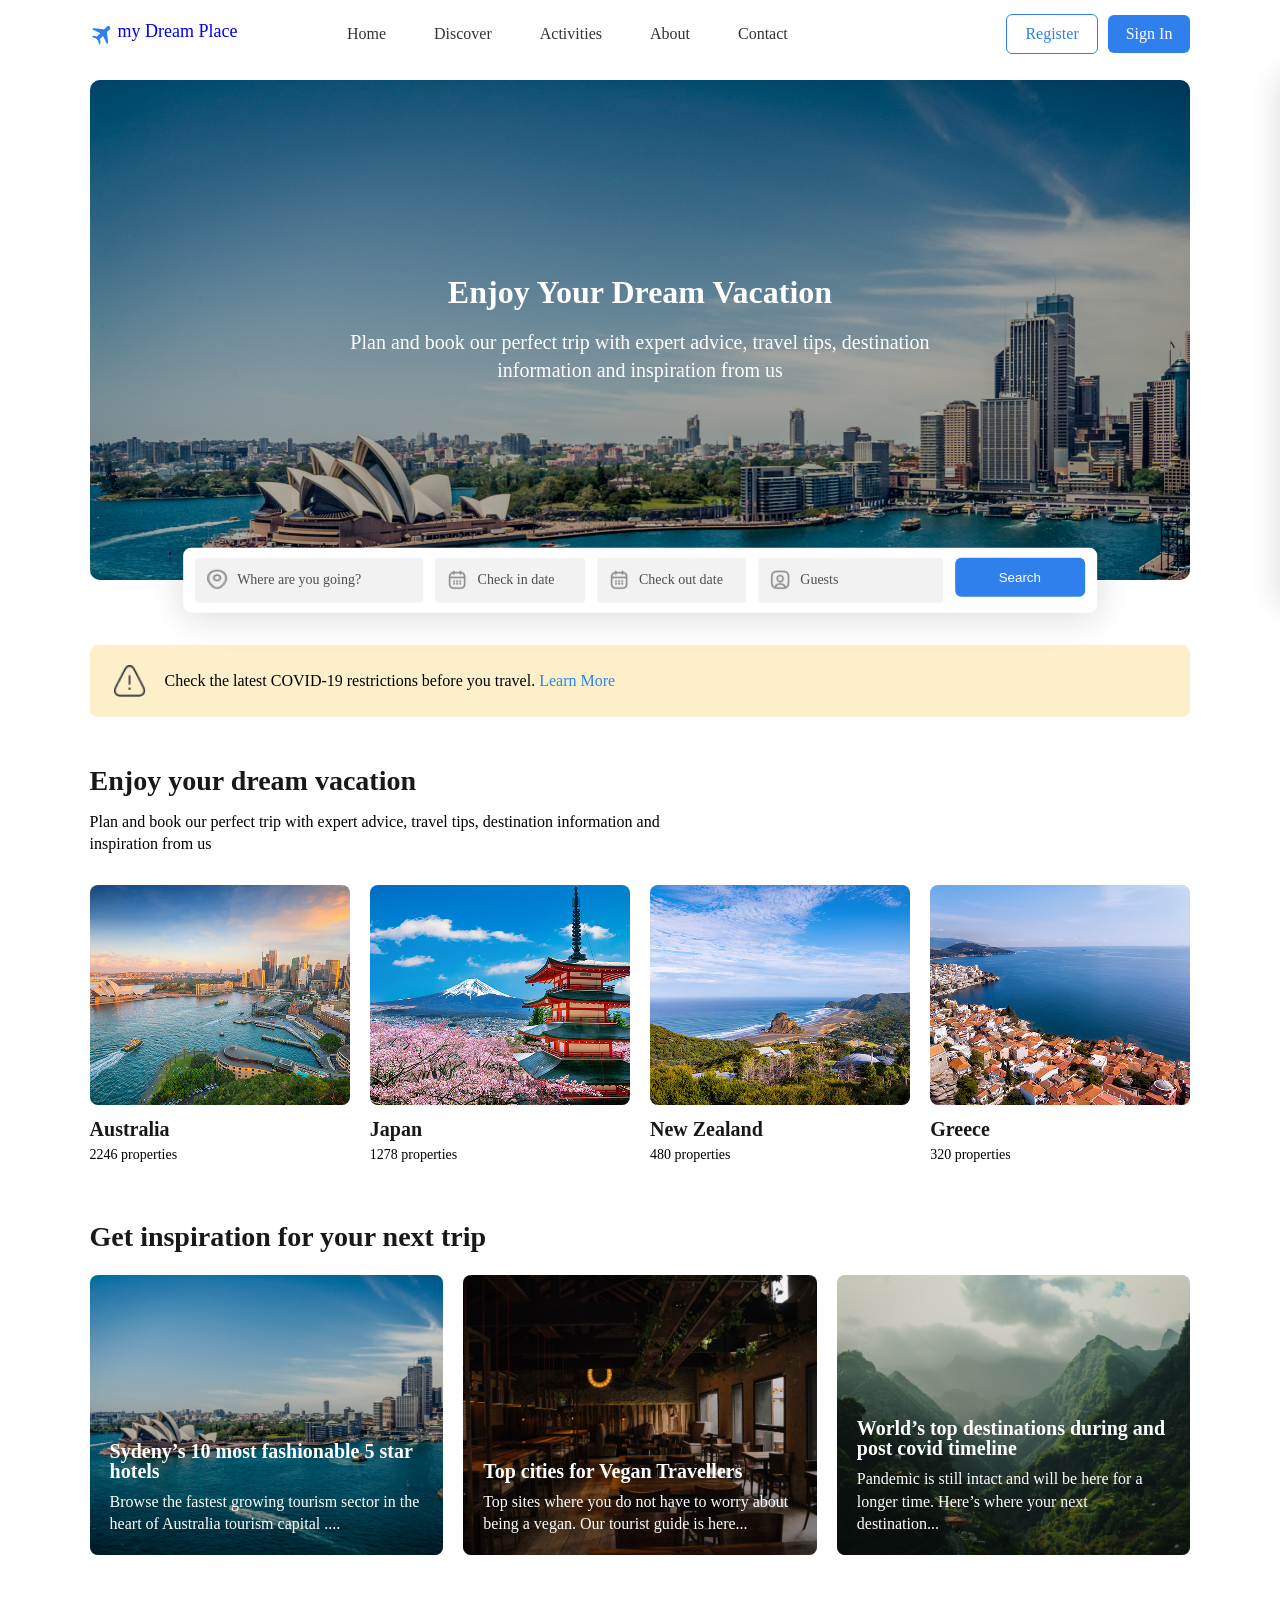
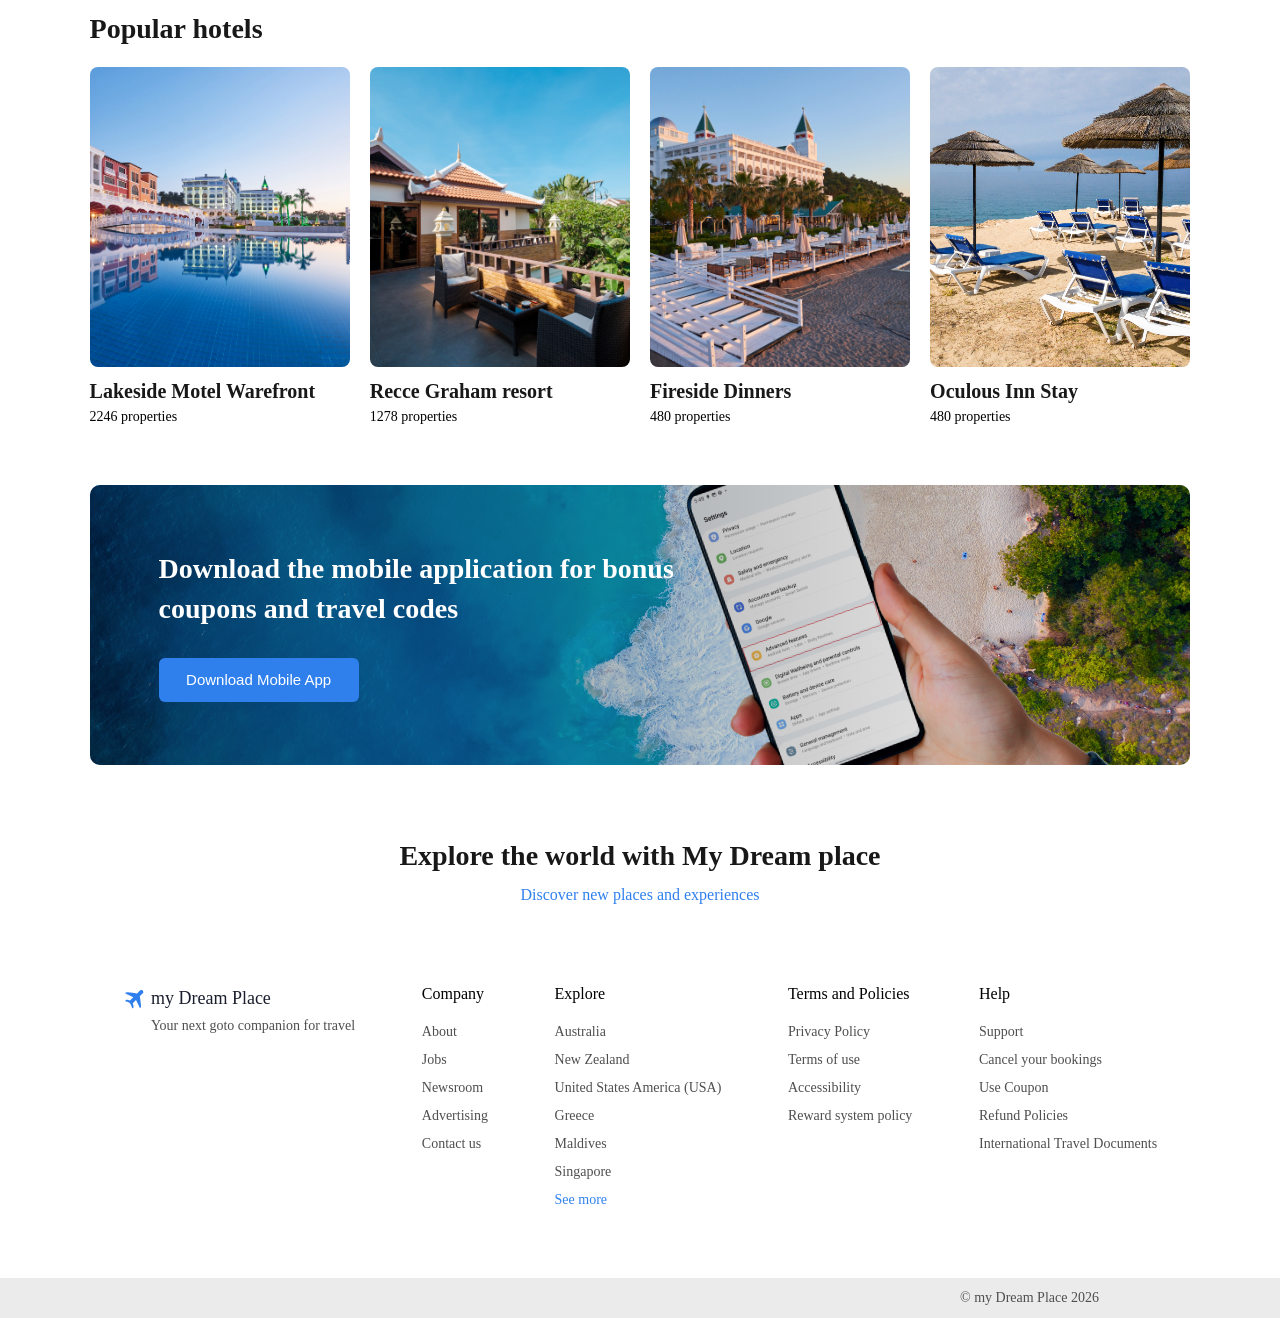
<file: index.html>
<!DOCTYPE html>
<html lang="en">
<head>
    <meta charset="UTF-8">
    <meta name="viewport" content="width=device-width, initial-scale=1.0">
    <!-- fonts -->
    <link href="https://fonts.cdnfonts.com/css/sf-pro-display" rel="stylesheet">
                
    <link rel="stylesheet" href="css/styles.css">
    <title>Homepage</title>
</head>
<body>
<!-- Header -->
<nav class="navbar">
    <div class="nav-content container">
        <a href="index.html" class="brand">
            <img src="res/icon/plane-logo.png" alt="">
            <h3 class="brand-name">my Dream Place</h3>
        </a>
        <div class="nav-menu">
            <ul class="nav-menu-list">
                <li>
                    <a href="index.html">Home</a>
                </li>
                <li>
                    <a href="#">Discover</a> 
                </li>
                <li>
                    <a href="#">Activities</a>
                </li>
                <li>
                    <a href="#">About</a>
                </li>
                <li>
                    <a href="#">Contact</a>
                </li>
            </ul>
        </div>
        <div class="nav-mobile-menu">
            <div class="mobile-menu-toggle">
                <svg xmlns="http://www.w3.org/2000/svg" width="32" height="32" fill="currentColor" class="bi bi-list" viewBox="0 0 16 16">
                    <path fill-rule="evenodd" d="M2.5 12a.5.5 0 0 1 .5-.5h10a.5.5 0 0 1 0 1H3a.5.5 0 0 1-.5-.5m0-4a.5.5 0 0 1 .5-.5h10a.5.5 0 0 1 0 1H3a.5.5 0 0 1-.5-.5m0-4a.5.5 0 0 1 .5-.5h10a.5.5 0 0 1 0 1H3a.5.5 0 0 1-.5-.5"/>
                </svg>
            </div>
            <ul class="nav-menu-list mobile-menu-list">
                <li>
                    <a href="#">Home</a>
                </li>
                <li>
                    <a href="#">Discover</a>
                </li>
                <li>
                    <a href="#">Activities</a>
                </li>
                <li>
                    <a href="#">About</a>
                </li>
                <li>
                    <a href="#">Contact</a>
                </li>
                <li>
                    <div class="nav-buttons">
                        <a href="auth/register.html" class="btn btn-register">
                            <span class="btn-register-text">Register</span>
                        </a>
                        <a href="auth/sign-in.html" class="btn btn-signin">
                            <span class="btn-signin-text">Sign In</span>
                        </a>
                    </div>
                </li>
            </ul>
        </div>
        <div class="nav-buttons">
            <a href="#" class="btn-notification">
                <img src="res/icon/bell.png" alt="">
            </a>
            <a href="#" class="btn-profile">
                <img src="res/img/profile-pic.png" alt="">
            </a>
            <a href="auth/register.html" class="btn btn-register">
                <span class="btn-register-text">Register</span>
                <svg xmlns="http://www.w3.org/2000/svg" width="16" height="16" fill="currentColor" class="btn-register-icon bi bi-box-arrow-in-right" viewBox="0 0 16 16">
                    <path fill-rule="evenodd" d="M6 3.5a.5.5 0 0 1 .5-.5h8a.5.5 0 0 1 .5.5v9a.5.5 0 0 1-.5.5h-8a.5.5 0 0 1-.5-.5v-2a.5.5 0 0 0-1 0v2A1.5 1.5 0 0 0 6.5 14h8a1.5 1.5 0 0 0 1.5-1.5v-9A1.5 1.5 0 0 0 14.5 2h-8A1.5 1.5 0 0 0 5 3.5v2a.5.5 0 0 0 1 0z"/>
                    <path fill-rule="evenodd" d="M11.854 8.354a.5.5 0 0 0 0-.708l-3-3a.5.5 0 1 0-.708.708L10.293 7.5H1.5a.5.5 0 0 0 0 1h8.793l-2.147 2.146a.5.5 0 0 0 .708.708z"/>
                </svg>
            </a>
            <a href="auth/sign-in.html" class="btn btn-signin">
                <span class="btn-signin-text">Sign In</span>
                <svg xmlns="http://www.w3.org/2000/svg" width="16" height="16" fill="currentColor" class="btn-signin-icon bi bi-person-plus-fill" viewBox="0 0 16 16">
                    <path d="M1 14s-1 0-1-1 1-4 6-4 6 3 6 4-1 1-1 1zm5-6a3 3 0 1 0 0-6 3 3 0 0 0 0 6"/>
                    <path fill-rule="evenodd" d="M13.5 5a.5.5 0 0 1 .5.5V7h1.5a.5.5 0 0 1 0 1H14v1.5a.5.5 0 0 1-1 0V8h-1.5a.5.5 0 0 1 0-1H13V5.5a.5.5 0 0 1 .5-.5"/>
                </svg>
            </a>
        </div>
    </div>
</nav>
<!-- Header -->

<!-- Hero -->
<section class="hero container">
    <img src="res/img/hero.jpg" alt="Hero">
    <div class="hero-content">
        <h1>Enjoy Your Dream Vacation</h1>
        <p>Plan and book our perfect trip with expert advice, travel tips, destination information and  inspiration from us</p>
    </div>
</section>
<!-- Hero -->

<!-- Search Bar -->
<div class="container">
    <form action="search.html" class="search-form">
        <div class="search-bar">
            <div class="search-field input-field">
                <div class="placeholder">
                    <img src="res/icon/map-pin.png" alt="">
                    Where are you going?
                </div>
                <input type="search" name="location">
            </div>
            <div class="check-in input-field">
                <div class="placeholder">
                    <img src="res/icon/calendar.png" alt="">
                    Check in date
                </div>
                <input type="date">
            </div>
            <div class="check-out input-field">
                <div class="placeholder">
                    <img src="res/icon/calendar.png" alt="">
                    Check out date
                </div>
                <input type="date">
            </div>
            <div class="guests input-field">
                <div class="placeholder">
                    <img src="res/icon/user.png" alt="">
                    Guests
                </div>
                <input type="number">
            </div>
            <div class="search-submit">
                <input class="btn" type="submit" value="Search">
            </div>
        </div>
    </form>
</div>
<!-- Search Bar -->

<!-- Advisory Banner -->
<div class="container adv-banner">
    <img src="res/icon/warning.png" alt="warning Icon">
    <span class="adv-banner-msg">
        Check the latest COVID-19 restrictions before you travel. <a href="#">Learn More</a>
    </span>
</div>
<!-- Advisory Banner -->

<!-- Introduction -->
<section class="introduction container">
    <h2 class="section-title">
        Enjoy your dream vacation
    </h2>
    <p class="intro-body">
        Plan and book our perfect trip with expert advice, travel tips, destination information and  inspiration from us
    </p>
</section>
<!-- Introduction -->

<!-- Popular Destinations -->
<section class="popular-dest container">
    <div class="cards popular-dest-cards">
        <div class="col">
            <div class="card dest-card">
                <img src="res/img/australia.png" alt="">
            </div>
            <h4 class="dest-name">Australia</h4>
            <small class="dest-info">2246 properties</small>
        </div>
        <div class="col">
            <div class="card dest-card">
                <img src="res/img/japan.png" alt="">
            </div>
            <h4 class="dest-name">Japan</h4>
            <small class="dest-info">1278 properties</small>
        </div>
        <div class="col">
            <div class="card dest-card">
                <img src="res/img/new-zealand.png" alt="">
            </div>
            <h4 class="dest-name">New Zealand</h4>
            <small class="dest-info">480 properties</small>
        </div>
        <div class="col">
            <div class="card dest-card">
                <img src="res/img/greece.png" alt="">
            </div>
            <h4 class="dest-name">Greece</h4>
            <small class="dest-info">320 properties</small>
        </div>
    </div>
</section>
<!-- Popular Destinations -->

<!-- Travel Inspiration -->
<section class="travel-insp container">
    <h2 class="section-title">
        Get inspiration for your next trip
    </h2>
    <div class="cards travel-insp-cards">
        <div class="card insp-card">
            <img src="res/img/sydney.jpg" alt="">
            <div class="insp-content">
                <h3 class="insp-title">Sydeny’s 10 most fashionable 5 star hotels</h3>
                <p class="insp-info">Browse the fastest growing tourism sector in the heart of Australia tourism capital ....</p>
            </div>
        </div>
        <div class="card insp-card">
            <img src="res/img/restaurant.jpg" alt="">
            <div class="insp-content">
                <h3 class="insp-title">Top cities for Vegan Travellers</h3>
                <p class="insp-info">Top sites where you do not have to worry about being a vegan. Our tourist guide is here...</p>
            </div>
        </div>
        <div class="card insp-card">
            <img src="res/img/mountains.jpg" alt="">
            <div class="insp-content">
                <h3 class="insp-title">World’s top destinations during and post covid timeline</h3>
                <p class="insp-info">Pandemic is still intact and will be here for a longer time. Here’s where your next destination...</p>
            </div>
        </div>
    </div>
</section>
<!-- Travel Inspiration -->

<!-- Popular Hotels -->
<section class="popular-hotels container">
    <h2 class="section-title">
        Popular hotels
    </h2>
    <div class="cards popular-hotels-cards">
        <div class="col">
            <div class="card hotels-card">
                <img src="res/img/lakeside-motel.jpg" alt="">
            </div>
            <h4 class="hotels-name">Lakeside Motel Warefront</h4>
            <small class="hotels-info">2246 properties</small>
        </div>
        <div class="col">
            <div class="card hotels-card">
                <img src="res/img/recce-graham-resort.jpg" alt="">
            </div>
            <h4 class="hotels-name">Recce Graham resort</h4>
            <small class="hotels-info">1278 properties</small>
        </div>
        <div class="col">
            <div class="card hotels-card">
                <img src="res/img/fireside-dinners.jpg" alt="">
            </div>
            <h4 class="hotels-name">Fireside Dinners</h4>
            <small class="hotels-info">480 properties</small>
        </div>
        <div class="col">
            <div class="card hotels-card">
                <img src="res/img/oculous-inn.jpg" alt="">
            </div>
            <h4 class="hotels-name">Oculous Inn Stay</h4>
            <small class="hotels-info">480 properties</small>
        </div>
    </div>
</section>
<!-- Popular Hotels -->

<!-- App Promotion -->
<section class="promotion container">
    <img class="promotion-bg" src="res/img/app-promotion-bg.jpg" alt="">
    <img class="promotion-hand" src="res/img/phone.png" alt="">
    <div class="promotion-content">
        <h1>Download the mobile application for bonus coupons and travel codes</h1>
        <button class="btn-download">Download Mobile App</button>
    </div>
</section>
<!-- App Promotion -->

<!-- Explore CTA -->
<section class="explore container">
    <div class="explore-content">
        <h1>Explore the world with My Dream place</h1>
        <h4>Discover new places and experiences</h4>
    </div>
</section>
<!-- Explore CTA -->

<!-- Footer -->
<footer class="footer container">
    <div class="footer-links">
        <div class="brand-link">
            <h4 class="name">
                <img src="res/icon/plane-logo.png" alt="">
                my Dream Place
            </h4>
            <small>Your next goto companion for travel</small>
        </div>
        <div class="link-category">
            <h4 class="link-category-title">Company</h4>
            <ul class="link-list">
                <li class="link-list-item">
                    <a href="#">About</a>
                </li>
                <li class="link-list-item">
                    <a href="#">Jobs</a>
                </li>
                <li class="link-list-item">
                    <a href="#">Newsroom</a>
                </li>
                <li class="link-list-item">
                    <a href="#">Advertising</a>
                </li>
                <li class="link-list-item">
                    <a href="#">Contact us</a>
                </li>
            </ul>
        </div>

        <div class="link-category">
            <h4 class="link-category-title">Explore</h4>
            <ul class="link-list">
                <li class="link-list-item">
                    <a href="#">Australia</a>
                </li>
                <li class="link-list-item">
                    <a href="#">New Zealand</a>
                </li>
                <li class="link-list-item">
                    <a href="#">United States America (USA)</a>
                </li>
                <li class="link-list-item">
                    <a href="#">Greece</a>
                </li>
                <li class="link-list-item">
                    <a href="#">Maldives</a>
                </li>
                <li class="link-list-item">
                    <a href="#">Singapore</a>
                </li>
                <li class="link-list-item link-see-more">
                    <a href="#">See more</a>
                </li>
            </ul>
        </div>

        <div class="link-category">
            <h4 class="link-category-title">Terms and Policies</h4>
            <ul class="link-list">
                <li class="link-list-item">
                    <a href="#">Privacy Policy</a>
                </li>
                <li class="link-list-item">
                    <a href="#">Terms of use</a>
                </li>
                <li class="link-list-item">
                    <a href="#">Accessibility</a>
                </li>
                <li class="link-list-item">
                    <a href="#">Reward system policy</a>
                </li>
            </ul>
        </div>

        <div class="link-category">
            <h4 class="link-category-title">Help</h4>
            <ul class="link-list">
                <li class="link-list-item">
                    <a href="#">Support</a>
                </li>
                <li class="link-list-item">
                    <a href="#">Cancel your bookings</a>
                </li>
                <li class="link-list-item">
                    <a href="#">Use Coupon</a>
                </li>
                <li class="link-list-item">
                    <a href="#">Refund Policies</a>
                </li>
                <li class="link-list-item">
                    <a href="#">International Travel Documents</a>
                </li>
            </ul>
        </div>
    </div>
</footer>
<!-- Footer -->

<!-- Copyright -->
<section class="copyright">
    <div class="copyright-text">
        <span>&copy; my Dream Place 2026</span>
    </div>
</section>
<!-- Copyright -->


<!-- Scripts -->
<script src="js/script.js"></script>
<!-- Scripts -->
</body>
</html>
</file>
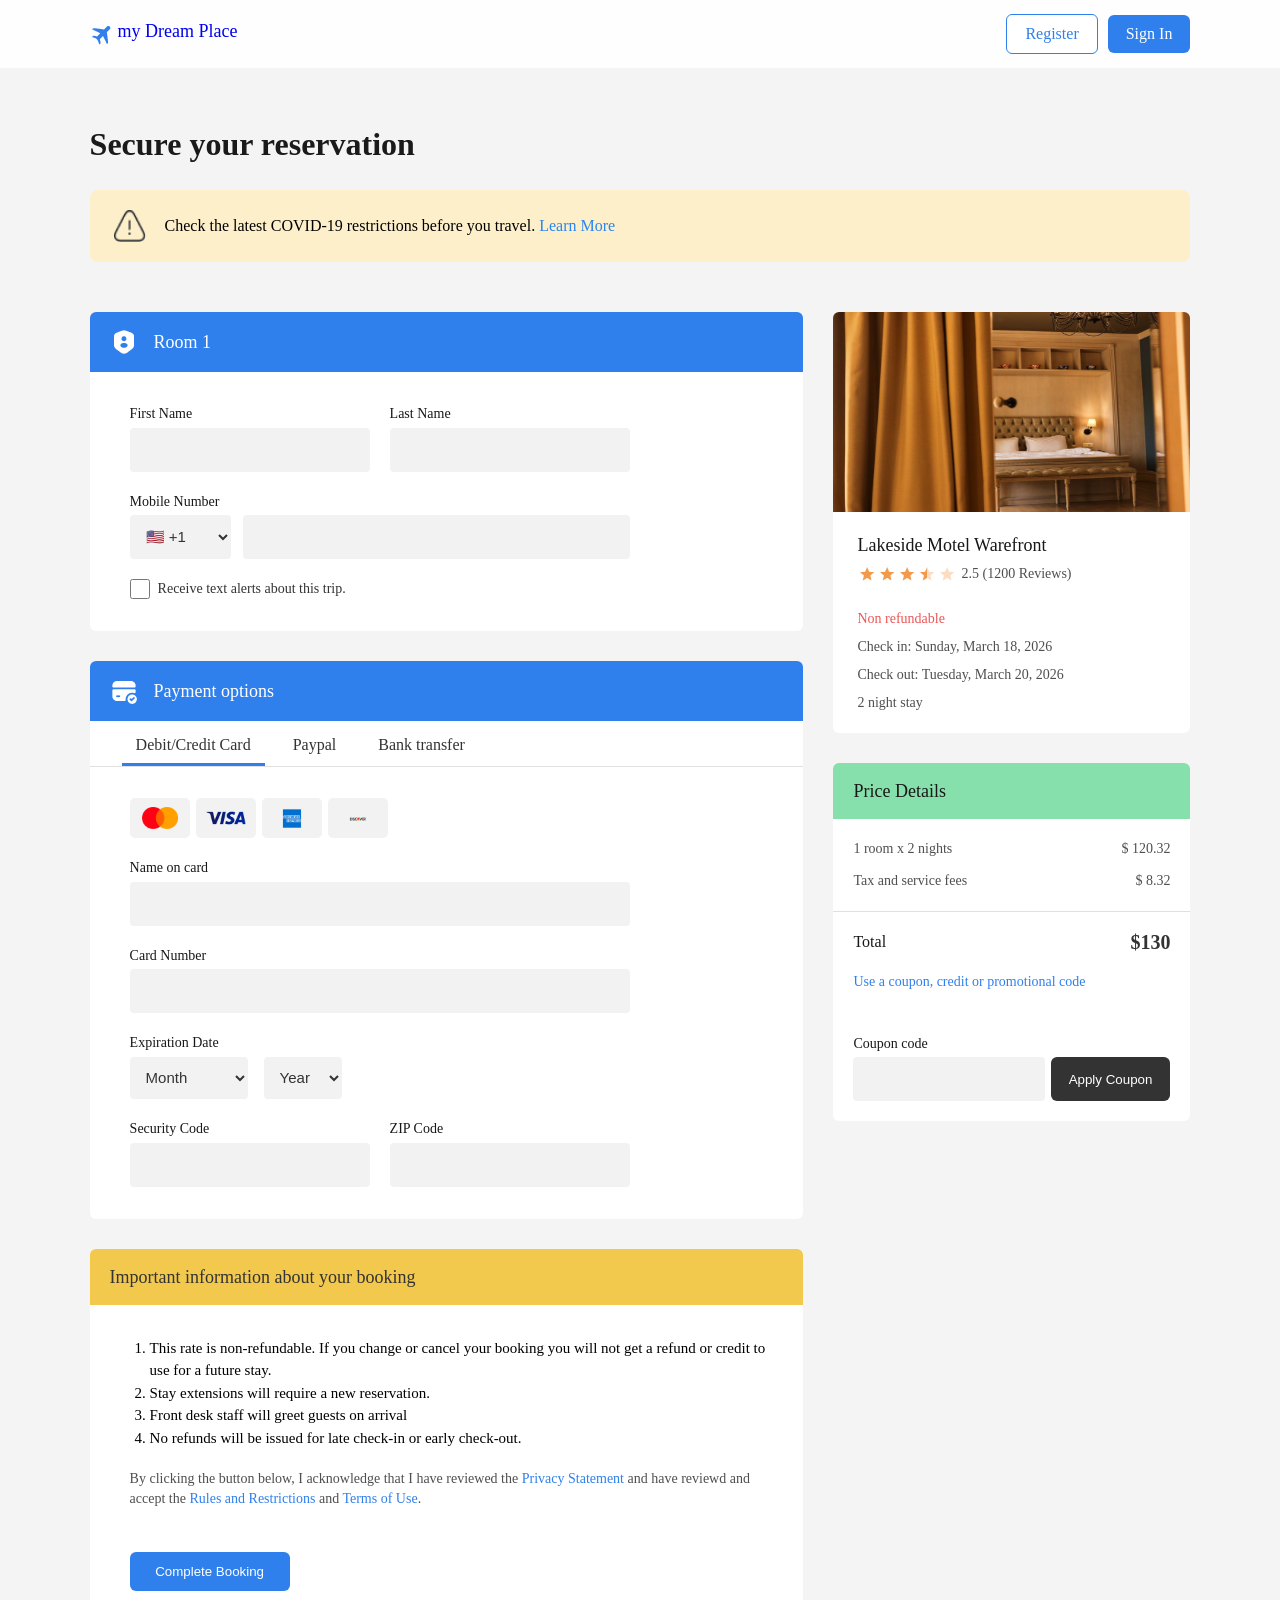
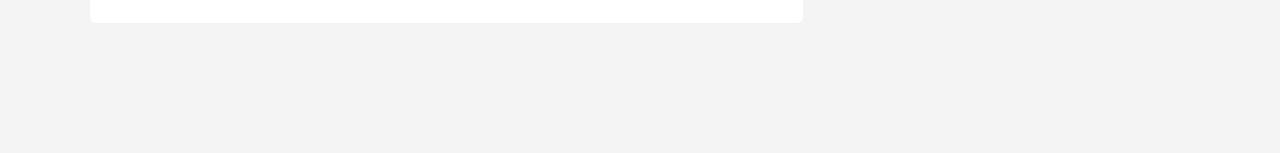
<file: checkout.html>
<!DOCTYPE html>
<html lang="en">
<head>
    <meta charset="UTF-8">
    <meta name="viewport" content="width=device-width, initial-scale=1.0">
    <!-- fonts -->
    <link href="https://fonts.cdnfonts.com/css/sf-pro-display" rel="stylesheet">
                
    <link rel="stylesheet" href="css/styles.css">
    <link rel="stylesheet" href="css/checkout-styles.css">
    <title>Homepage</title>
</head>
<body>

<!-- Header -->
<nav class="navbar">
    <div class="nav-content container">
        <a href="index.html" class="brand">
            <img src="res/icon/plane-logo.png" alt="">
            <h3 class="brand-name">my Dream Place</h3>
        </a>
        <div class="nav-buttons">
            <a href="#" class="btn-notification">
                <img src="res/icon/bell.png" alt="">
            </a>
            <a href="#" class="btn-profile">
                <img src="res/img/profile-pic.png" alt="">
            </a>
            <a href="auth/register.html" class="btn btn-register">
                <span class="btn-register-text">Register</span>
                <svg xmlns="http://www.w3.org/2000/svg" width="16" height="16" fill="currentColor" class="btn-register-icon bi bi-box-arrow-in-right" viewBox="0 0 16 16">
                    <path fill-rule="evenodd" d="M6 3.5a.5.5 0 0 1 .5-.5h8a.5.5 0 0 1 .5.5v9a.5.5 0 0 1-.5.5h-8a.5.5 0 0 1-.5-.5v-2a.5.5 0 0 0-1 0v2A1.5 1.5 0 0 0 6.5 14h8a1.5 1.5 0 0 0 1.5-1.5v-9A1.5 1.5 0 0 0 14.5 2h-8A1.5 1.5 0 0 0 5 3.5v2a.5.5 0 0 0 1 0z"/>
                    <path fill-rule="evenodd" d="M11.854 8.354a.5.5 0 0 0 0-.708l-3-3a.5.5 0 1 0-.708.708L10.293 7.5H1.5a.5.5 0 0 0 0 1h8.793l-2.147 2.146a.5.5 0 0 0 .708.708z"/>
                </svg>
            </a>
            <a href="auth/sign-in.html" class="btn btn-signin">
                <span class="btn-signin-text">Sign In</span>
                <svg xmlns="http://www.w3.org/2000/svg" width="16" height="16" fill="currentColor" class="btn-signin-icon bi bi-person-plus-fill" viewBox="0 0 16 16">
                    <path d="M1 14s-1 0-1-1 1-4 6-4 6 3 6 4-1 1-1 1zm5-6a3 3 0 1 0 0-6 3 3 0 0 0 0 6"/>
                    <path fill-rule="evenodd" d="M13.5 5a.5.5 0 0 1 .5.5V7h1.5a.5.5 0 0 1 0 1H14v1.5a.5.5 0 0 1-1 0V8h-1.5a.5.5 0 0 1 0-1H13V5.5a.5.5 0 0 1 .5-.5"/>
                </svg>
            </a>
        </div>
    </div>
</nav>
<!-- Header -->

<div class="container">
    <h1 class="page-title">Secure your reservation</h1>
</div>

<!-- Advisory Banner -->
<div class="container adv-banner">
    <img src="res/icon/warning.png" alt="warning Icon">
    <span class="adv-banner-msg">
        Check the latest COVID-19 restrictions before you travel. <a href="#">Learn More</a>
    </span>
</div>
<!-- Advisory Banner -->

<!-- Checkout Form -->
<main class="container checkout">
    <div class="checkout-forms">
        <div class="card-form">
            <div class="card-form-header">
                <div class="header-icon">
                    <img src="res/icon/security-user.png" alt="">
                </div>
                <h4 class="header-title">Room 1</h4>
            </div>
            <div class="card-form-body">
                <div class="name-field">
                    <div class="input-group first-name">
                        <label for="first-name">First Name</label>
                        <input type="text">
                    </div>
                    <div class="input-group last-name">
                        <label for="first-name">Last Name</label>
                        <input type="text">
                    </div>
                </div>
                <div class="mobile-number-field">
                    <div class="input-group">
                        <label for="mobile-number">Mobile Number</label>
                        <div class="mobile-number-input">
                            <select name="country-code" id="country-code">
                                <option value="+1">🇺🇸 +1</option>
                                <option value="+44">🇬🇧 +44</option>
                                <option value="+91">🇮🇳 +91</option>
                                <option value="+880">🇧🇩 +880</option>
                                <option value="+92">🇵🇰 +92</option>
                                <option value="+86">🇨🇳 +86</option>
                                <option value="+81">🇯🇵 +81</option>
                                <option value="+82">🇰🇷 +82</option>
                                <option value="+61">🇦🇺 +61</option>
                                <option value="+64">🇳🇿 +64</option>
                                <option value="+971">🇦🇪 +971</option>
                                <option value="+966">🇸🇦 +966</option>
                                <option value="+974">🇶🇦 +974</option>
                                <option value="+965">🇰🇼 +965</option>
                                <option value="+968">🇴🇲 +968</option>
                                <option value="+973">🇧🇭 +973</option>
                                <option value="+49">🇩🇪 +49</option>
                                <option value="+33">🇫🇷 +33</option>
                                <option value="+39">🇮🇹 +39</option>
                                <option value="+34">🇪🇸 +34</option>
                                <option value="+7">🇷🇺 +7</option>
                                <option value="+90">🇹🇷 +90</option>
                                <option value="+65">🇸🇬 +65</option>
                                <option value="+60">🇲🇾 +60</option>
                                <option value="+62">🇮🇩 +62</option>
                                <option value="+66">🇹🇭 +66</option>
                                <option value="+84">🇻🇳 +84</option>
                                <option value="+27">🇿🇦 +27</option>
                                <option value="+234">🇳🇬 +234</option>
                                <option value="+55">🇧🇷 +55</option>
                                <option value="+52">🇲🇽 +52</option>
                            </select>
                            <input type="text">
                        </div>
                    </div>
                </div>
                <div class="receive-alerts">
                    <input type="checkbox" id="receive-alerts">
                    <label for="receive-alerts">Receive text alerts about this trip.</label>
                </div>
            </div>
        </div>
        <div class="card-form">
            <div class="card-form-header">
                <div class="header-icon">
                    <img src="res/icon/card-tick.png" alt="">
                </div>
                <h4 class="header-title">Payment options</h4>
            </div>
            <div class="tabs-bar">
                <ul class="tabs">
                    <li class="tab active">Debit/Credit Card</li>
                    <li class="tab">Paypal</li>
                    <li class="tab">Bank transfer</li>
                </ul>
            </div>
            <div class="card-form-body">
                <div class="card-type">
                    <span class="mastercard">
                        <img src="res/icon/mastercard.png" alt="">
                    </span>
                    <span class="visa">
                        <img src="res/icon/visa.png" alt="">
                    </span>
                    <span class="american-express">
                        <img src="res/icon/american-express.png" alt="">
                    </span>
                    <span class="discover">
                        <img src="res/icon/discover.png" alt="">
                    </span>
                </div>
                <div class="input-group name-on-card">
                    <label for="first-name">Name on card</label>
                    <input type="text">
                </div>
                <div class="input-group card-number">
                    <label for="first-name">Card Number</label>
                    <input type="text">
                </div>
                <div class="expiration-date">
                    <div class="input-group">
                        <label for="first-name">Expiration Date</label>
                        <div class="date">
                            <select>
                                <option value="0">Month</option>
                                <option value="1">January</option>
                                <option value="2">February</option>
                                <option value="3">March</option>
                                <option value="4">April</option>
                                <option value="5">May</option>
                                <option value="6">June</option>
                                <option value="7">July</option>
                                <option value="8">August</option>
                                <option value="9">September</option>
                                <option value="10">October</option>
                                <option value="11">November</option>
                                <option value="12">December</option>
                            </select>
                            <select>
                                <option value="0">Year</option>
                                <option value="2024">2024</option>
                                <option value="2025">2025</option>
                                <option value="2026">2026</option>
                                <option value="2027">2027</option>
                                <option value="2028">2028</option>
                                <option value="2029">2029</option>
                                <option value="2030">2030</option>
                            </select>
                        </div>
                    </div>
                </div>
                <div class="codes">
                    <div class="input-group security-code">
                        <label for="first-name">Security Code</label>
                        <input type="text">
                    </div>
                    <div class="input-group zip-code">
                        <label for="first-name">ZIP Code</label>
                        <input type="text">
                    </div>
                </div>
            </div>
        </div>
        <div class="card-form">
            <div class="card-form-header important-info">
                <h4 class="header-title">Important information about your booking</h4>
            </div>
            <div class="card-form-body important-info-body">
                <ol class="important-info-list">
                    <li><p>This rate is non-refundable. If you change or cancel your booking you will not get a refund or credit to use for a future stay.</p></li>
                    <li><p>Stay extensions will require a new reservation.</p></li>
                    <li><p>Front desk staff will greet guests on arrival</p></li>
                    <li><p>No refunds will be issued for late check-in or early check-out.</p></li>
                </ol>
                <p class="terms-of-use">By clicking the button below, I acknowledge that I have reviewed the <a href="#">Privacy Statement</a> and have reviewd and accept the <a href="#">Rules and Restrictions</a> and <a href="#">Terms of Use</a>.</p>
                <button class="btn btn-booking">Complete Booking</button>
            </div>
        </div>
        <div class="card-form"></div>
        <div class="card-form"></div>
    </div>
    <div class="sidebar">
        <div class="property-card">
            <img src="res/img/properties/p_1010_1.jpg" alt="">
            <div class="card-body">
                <h2 class="property-title">Lakeside Motel Warefront</h2>
                <div class="rating">
                    <div class="stars">
                        <div class="star"><img src="res/icon/star.png" alt=""></div>
                        <div class="star"><img src="res/icon/star.png" alt=""></div>
                        <div class="star"><img src="res/icon/star.png" alt=""></div>
                        <div class="star"><img src="res/icon/star.png" alt=""></div>
                        <div class="star"><img src="res/icon/star.png" alt=""></div>
                    </div>
                    <div class="details">
                        <span class="amount">2.5</span> (<span class="reviews">1200</span> Reviews)
                    </div>
                </div>
                <div class="booking-details">
                    <p class="red-text">Non refundable</p>
                    <p>Check in: Sunday, March 18, 2026</p>
                    <p>Check out: Tuesday, March 20, 2026</p>
                    <p>2 night stay</p>
                </div>
            </div>
        </div>
        <div class="card-form price-details">
            <div class="card-form-header">
                <h4 class="header-title">Price Details</h4>
            </div>
            <div class="card-form-body price-details-body">
                <ul class="price-list">
                    <li class="price-item">
                        <span class="item-name">1 room x 2 nights</span>
                        <span class="item-price">$ 120.32</span>
                    </li>
                    <li class="price-item">
                        <span class="item-name">Tax and service fees</span>
                        <span class="item-price">$ 8.32</span>
                    </li>
                </ul>
            </div>
            <div class="card-form-body price-total-body">
                <div class="total">
                    <span class="total-name">Total</span>
                    <span class="total-price">$130</span>
                </div>
                <p class="coupon-msg">Use a coupon, credit or promotional code</p>
                <div class="input-group">
                    <label for="coupon-code">Coupon code</label>
                    <div class="coupon-input">
                        <input type="text" id="coupon-code">
                        <input type="submit" value="Apply Coupon" class="btn btn-apply-coupon">
                    </div>
                </div>

            </div>
        </div>
    </div>
</main>
<!-- Checkout Form -->

<!-- Booking Succcessful Card -->
<div class="card-overlay hidden">
    <div class="booking-success-card">
      <div class="success-illustration">
        <img src="res/icon/success-icon.png" alt="Booking successful">
      </div>
    
      <div class="success-content">
        <h3>Booking Successful</h3>
    
        <p>
          Congratulations your reservation has been made.
          <br>
          You will be notified 2 days prior the date.
        </p>
      </div>
    
      <div class="success-action">
        <a href="my-trips.html" class="btn" type="button">View Trip</a>
      </div>
    
    </div>
</div>
<!-- Booking Succcessful Card -->

<script src="js/script.js"></script>
<script>
    const bookingButton = document.querySelector('.btn-booking');
    const bookingSuccessCardOverlay = document.querySelector('.card-overlay');

    bookingButton.addEventListener('click', () => {
        bookingSuccessCardOverlay.classList.remove('hidden');
        window.scrollTo({ top: 0, behavior: 'smooth' });
    });
</script>
</body>
</html>
</file>
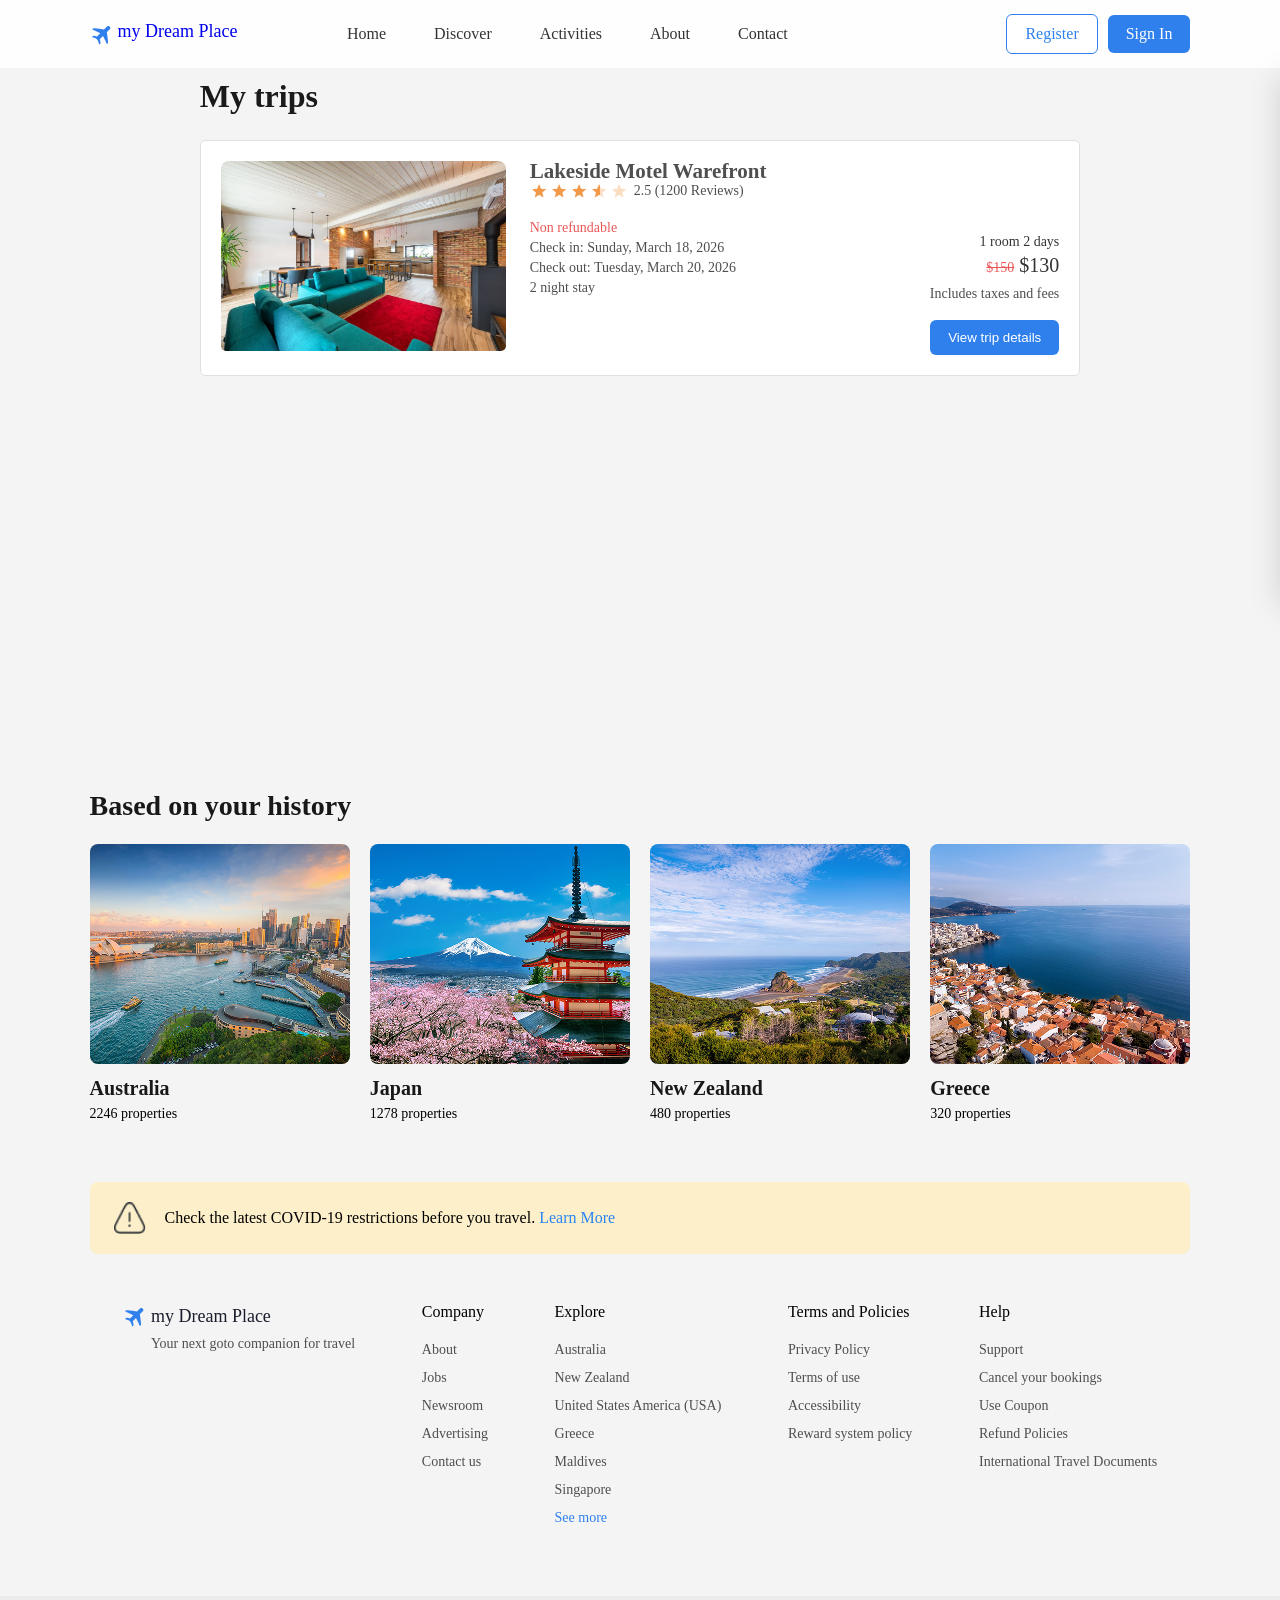
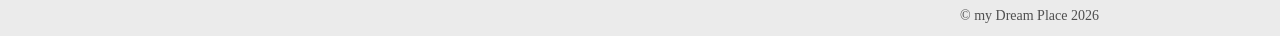
<file: my-trips.html>
<!DOCTYPE html>
<html lang="en">
<head>
    <meta charset="UTF-8">
    <meta name="viewport" content="width=device-width, initial-scale=1.0">
    <!-- fonts -->
    <link href="https://fonts.cdnfonts.com/css/sf-pro-display" rel="stylesheet">
                
    <link rel="stylesheet" href="css/styles.css">
    <link rel="stylesheet" href="css/my-trips-styles.css">
    <title>My Trips</title>
</head>
<body>
<!-- Header -->
<nav class="navbar">
    <div class="nav-content container">
        <a href="index.html" class="brand">
            <img src="res/icon/plane-logo.png" alt="">
            <h3 class="brand-name">my Dream Place</h3>
        </a>
        <div class="nav-menu">
            <ul class="nav-menu-list">
                <li>
                    <a href="index.html">Home</a>
                </li>
                <li>
                    <a href="#">Discover</a> 
                </li>
                <li>
                    <a href="#">Activities</a>
                </li>
                <li>
                    <a href="#">About</a>
                </li>
                <li>
                    <a href="#">Contact</a>
                </li>
            </ul>
        </div>
        <div class="nav-mobile-menu">
            <div class="mobile-menu-toggle">
                <svg xmlns="http://www.w3.org/2000/svg" width="32" height="32" fill="currentColor" class="bi bi-list" viewBox="0 0 16 16">
                    <path fill-rule="evenodd" d="M2.5 12a.5.5 0 0 1 .5-.5h10a.5.5 0 0 1 0 1H3a.5.5 0 0 1-.5-.5m0-4a.5.5 0 0 1 .5-.5h10a.5.5 0 0 1 0 1H3a.5.5 0 0 1-.5-.5m0-4a.5.5 0 0 1 .5-.5h10a.5.5 0 0 1 0 1H3a.5.5 0 0 1-.5-.5"/>
                </svg>
            </div>
            <ul class="nav-menu-list mobile-menu-list">
                <li>
                    <a href="#">Home</a>
                </li>
                <li>
                    <a href="#">Discover</a>
                </li>
                <li>
                    <a href="#">Activities</a>
                </li>
                <li>
                    <a href="#">About</a>
                </li>
                <li>
                    <a href="#">Contact</a>
                </li>
                <li>
                    <div class="nav-buttons">
                        <a href="auth/register.html" class="btn btn-register">
                            <span class="btn-register-text">Register</span>
                        </a>
                        <a href="auth/sign-in.html" class="btn btn-signin">
                            <span class="btn-signin-text">Sign In</span>
                        </a>
                    </div>
                </li>
            </ul>
        </div>
        <div class="nav-buttons">
            <a href="#" class="btn-notification">
                <img src="res/icon/bell.png" alt="">
            </a>
            <a href="#" class="btn-profile">
                <img src="res/img/profile-pic.png" alt="">
            </a>
            <a href="auth/register.html" class="btn btn-register">
                <span class="btn-register-text">Register</span>
                <svg xmlns="http://www.w3.org/2000/svg" width="16" height="16" fill="currentColor" class="btn-register-icon bi bi-box-arrow-in-right" viewBox="0 0 16 16">
                    <path fill-rule="evenodd" d="M6 3.5a.5.5 0 0 1 .5-.5h8a.5.5 0 0 1 .5.5v9a.5.5 0 0 1-.5.5h-8a.5.5 0 0 1-.5-.5v-2a.5.5 0 0 0-1 0v2A1.5 1.5 0 0 0 6.5 14h8a1.5 1.5 0 0 0 1.5-1.5v-9A1.5 1.5 0 0 0 14.5 2h-8A1.5 1.5 0 0 0 5 3.5v2a.5.5 0 0 0 1 0z"/>
                    <path fill-rule="evenodd" d="M11.854 8.354a.5.5 0 0 0 0-.708l-3-3a.5.5 0 1 0-.708.708L10.293 7.5H1.5a.5.5 0 0 0 0 1h8.793l-2.147 2.146a.5.5 0 0 0 .708.708z"/>
                </svg>
            </a>
            <a href="auth/sign-in.html" class="btn btn-signin">
                <span class="btn-signin-text">Sign In</span>
                <svg xmlns="http://www.w3.org/2000/svg" width="16" height="16" fill="currentColor" class="btn-signin-icon bi bi-person-plus-fill" viewBox="0 0 16 16">
                    <path d="M1 14s-1 0-1-1 1-4 6-4 6 3 6 4-1 1-1 1zm5-6a3 3 0 1 0 0-6 3 3 0 0 0 0 6"/>
                    <path fill-rule="evenodd" d="M13.5 5a.5.5 0 0 1 .5.5V7h1.5a.5.5 0 0 1 0 1H14v1.5a.5.5 0 0 1-1 0V8h-1.5a.5.5 0 0 1 0-1H13V5.5a.5.5 0 0 1 .5-.5"/>
                </svg>
            </a>
        </div>
    </div>
</nav>
<!-- Header -->

<!-- My Trips -->
<section class="my-trips container">
    <div class="trips">
        <h1 class="section-title">My trips</h1>
        <div class="trip">
            <div class="trip-img">
                <div class="card">
                    <img src="res/img/properties/p_1004_1.jpg" alt="">
                </div>
            </div>
            <div class="trip-info">
                <div class="left-side">
                    <h2 class="property-title">Lakeside Motel Warefront</h2>
                    <div class="rating">
                        <div class="stars">
                            <div class="star"><img src="res/icon/star.png" alt=""></div>
                            <div class="star"><img src="res/icon/star.png" alt=""></div>
                            <div class="star"><img src="res/icon/star.png" alt=""></div>
                            <div class="star"><img src="res/icon/star.png" alt=""></div>
                            <div class="star"><img src="res/icon/star.png" alt=""></div>
                        </div>
                        <div class="details">
                            <span class="amount">2.5</span> (<span class="reviews">1200</span> Reviews)
                        </div>
                    </div>
                    <div class="booking-details">
                        <p class="red-text">Non refundable</p>
                        <p>Check in: Sunday, March 18, 2026</p>
                        <p>Check out: Tuesday, March 20, 2026</p>
                        <p>2 night stay</p>
                    </div>
                </div>
                <div class="right-side">
                    <p class="details">1 room 2 days</p>
                    <div class="amount">
                        <s class="prev-amount">$150</s>
                        <span class="current-amount">$130</span>
                    </div>
                    <p class="tax-msg">Includes taxes and fees</p>
                    <button class="btn btn-details">View trip details</button>
                </div>
            </div>
        </div>
    </div>
</section>
<!-- My Trips -->

<!-- History -->
<section class="history-dest container">
    <h2 class="section-title">Based on your history</h2>
    <div class="cards history-dest-cards">
        <div class="col">
            <div class="card dest-card">
                <img src="res/img/australia.png" alt="">
            </div>
            <h4 class="dest-name">Australia</h4>
            <small class="dest-info">2246 properties</small>
        </div>
        <div class="col">
            <div class="card dest-card">
                <img src="res/img/japan.png" alt="">
            </div>
            <h4 class="dest-name">Japan</h4>
            <small class="dest-info">1278 properties</small>
        </div>
        <div class="col">
            <div class="card dest-card">
                <img src="res/img/new-zealand.png" alt="">
            </div>
            <h4 class="dest-name">New Zealand</h4>
            <small class="dest-info">480 properties</small>
        </div>
        <div class="col">
            <div class="card dest-card">
                <img src="res/img/greece.png" alt="">
            </div>
            <h4 class="dest-name">Greece</h4>
            <small class="dest-info">320 properties</small>
        </div>
    </div>
</section>
<!-- History -->

<!-- Advisory Banner -->
<div class="container adv-banner">
    <img src="res/icon/warning.png" alt="warning Icon">
    <span class="adv-banner-msg">
        Check the latest COVID-19 restrictions before you travel. <a href="#">Learn More</a>
    </span>
</div>
<!-- Advisory Banner -->

<!-- Footer -->
<footer class="footer container">
    <div class="footer-links">
        <div class="brand-link">
            <h4 class="name">
                <img src="res/icon/plane-logo.png" alt="">
                my Dream Place
            </h4>
            <small>Your next goto companion for travel</small>
        </div>
        <div class="link-category">
            <h4 class="link-category-title">Company</h4>
            <ul class="link-list">
                <li class="link-list-item">
                    <a href="#">About</a>
                </li>
                <li class="link-list-item">
                    <a href="#">Jobs</a>
                </li>
                <li class="link-list-item">
                    <a href="#">Newsroom</a>
                </li>
                <li class="link-list-item">
                    <a href="#">Advertising</a>
                </li>
                <li class="link-list-item">
                    <a href="#">Contact us</a>
                </li>
            </ul>
        </div>

        <div class="link-category">
            <h4 class="link-category-title">Explore</h4>
            <ul class="link-list">
                <li class="link-list-item">
                    <a href="#">Australia</a>
                </li>
                <li class="link-list-item">
                    <a href="#">New Zealand</a>
                </li>
                <li class="link-list-item">
                    <a href="#">United States America (USA)</a>
                </li>
                <li class="link-list-item">
                    <a href="#">Greece</a>
                </li>
                <li class="link-list-item">
                    <a href="#">Maldives</a>
                </li>
                <li class="link-list-item">
                    <a href="#">Singapore</a>
                </li>
                <li class="link-list-item link-see-more">
                    <a href="#">See more</a>
                </li>
            </ul>
        </div>

        <div class="link-category">
            <h4 class="link-category-title">Terms and Policies</h4>
            <ul class="link-list">
                <li class="link-list-item">
                    <a href="#">Privacy Policy</a>
                </li>
                <li class="link-list-item">
                    <a href="#">Terms of use</a>
                </li>
                <li class="link-list-item">
                    <a href="#">Accessibility</a>
                </li>
                <li class="link-list-item">
                    <a href="#">Reward system policy</a>
                </li>
            </ul>
        </div>

        <div class="link-category">
            <h4 class="link-category-title">Help</h4>
            <ul class="link-list">
                <li class="link-list-item">
                    <a href="#">Support</a>
                </li>
                <li class="link-list-item">
                    <a href="#">Cancel your bookings</a>
                </li>
                <li class="link-list-item">
                    <a href="#">Use Coupon</a>
                </li>
                <li class="link-list-item">
                    <a href="#">Refund Policies</a>
                </li>
                <li class="link-list-item">
                    <a href="#">International Travel Documents</a>
                </li>
            </ul>
        </div>
    </div>
</footer>
<!-- Footer -->

<!-- Copyright -->
<section class="copyright">
    <div class="copyright-text">
        <span>&copy; my Dream Place 2026</span>
    </div>
</section>
<!-- Copyright -->


<!-- Scripts -->
<script src="js/script.js"></script>
<!-- Scripts -->

</body>
</html>
</file>
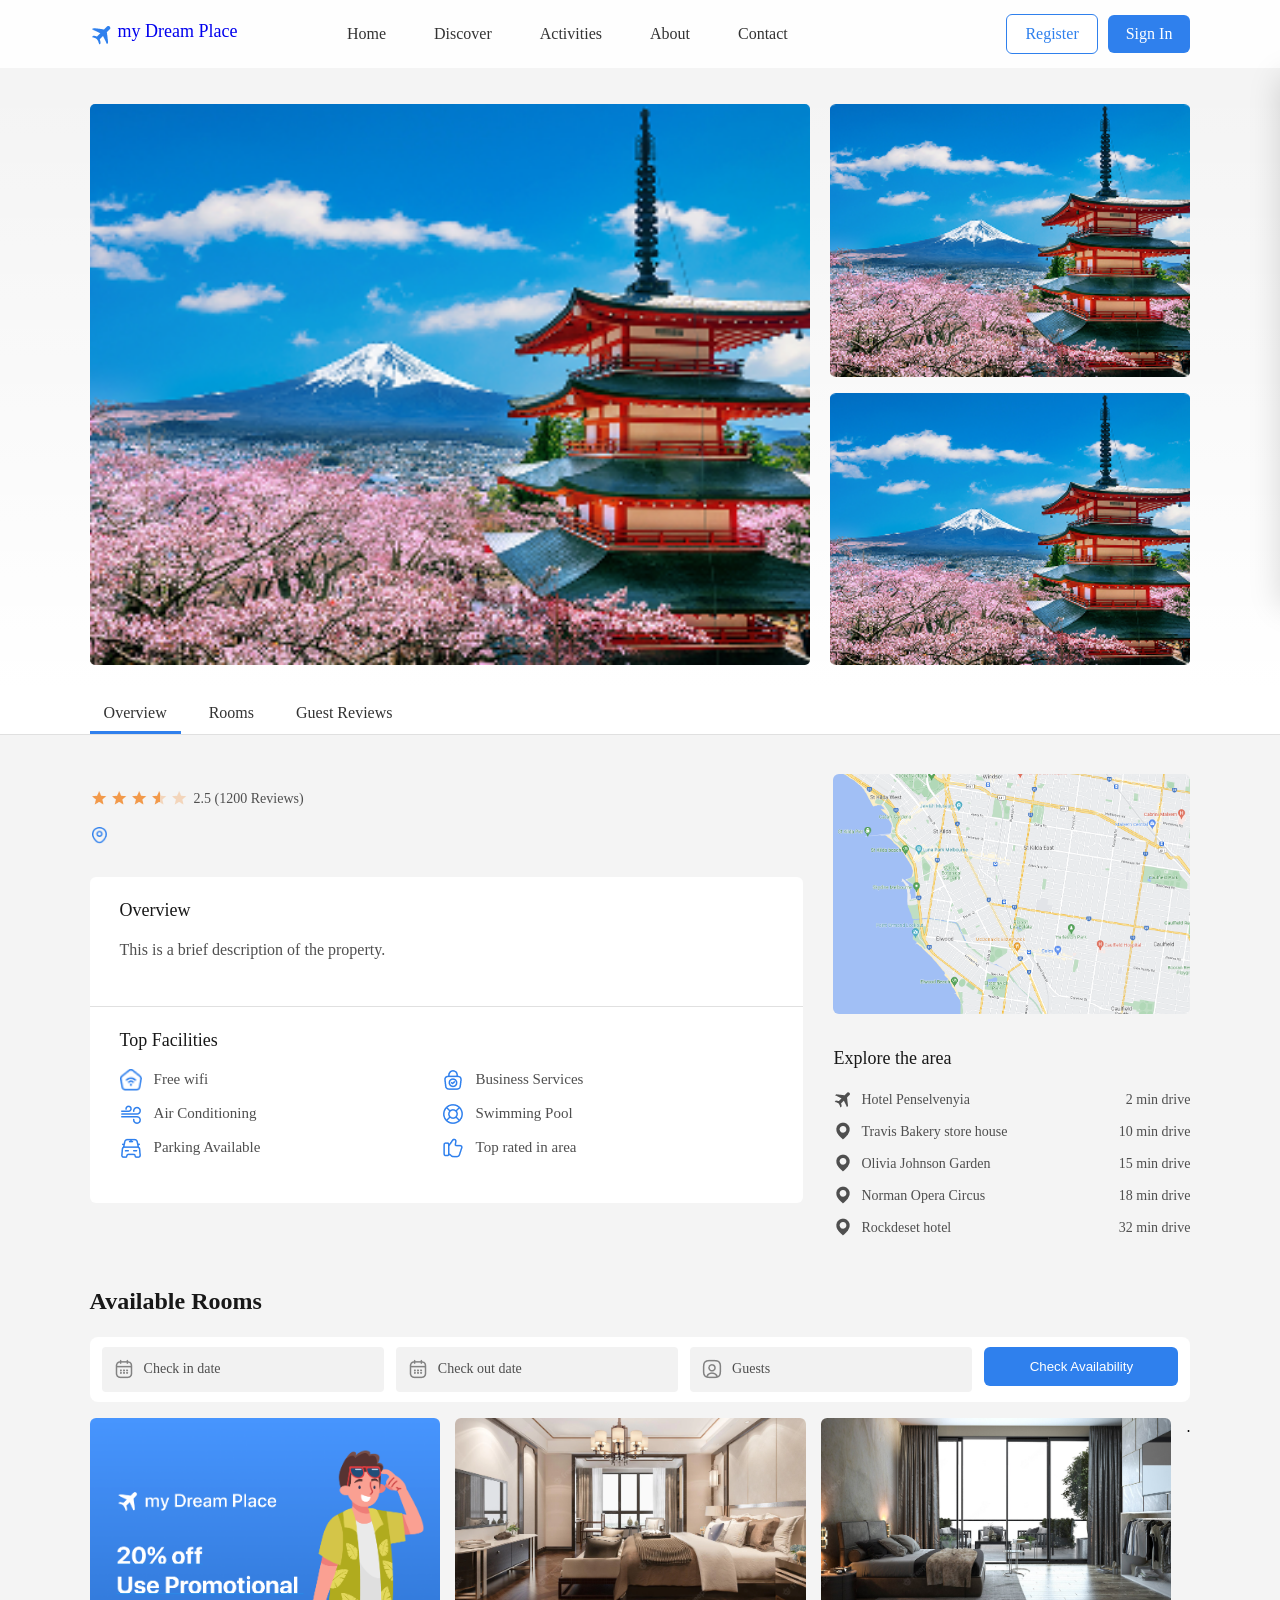
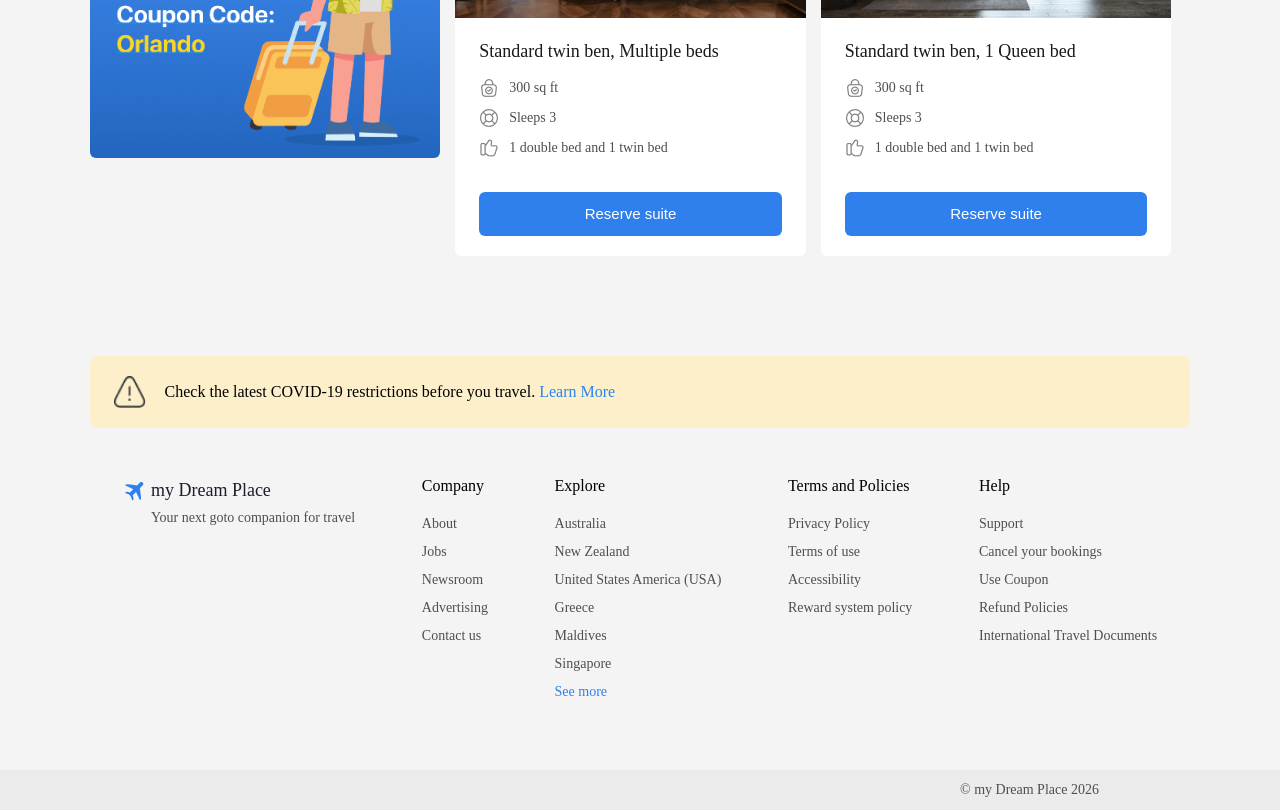
<file: property.html>
<!DOCTYPE html>
<html lang="en">
<head>
    <meta charset="UTF-8">
    <meta name="viewport" content="width=device-width, initial-scale=1.0">
    <!-- fonts -->
    <link href="https://fonts.cdnfonts.com/css/sf-pro-display" rel="stylesheet">
                
    <link rel="stylesheet" href="css/styles.css">
    <link rel="stylesheet" href="css/property-styles.css">
    <title>View Property</title>
</head>
<body>
<!-- Header -->
<nav class="navbar">
    <div class="nav-content container">
        <a href="index.html" class="brand">
            <img src="res/icon/plane-logo.png" alt="">
            <h3 class="brand-name">my Dream Place</h3>
        </a>
        <div class="nav-menu">
            <ul class="nav-menu-list">
                <li>
                    <a href="index.html">Home</a>
                </li>
                <li>
                    <a href="#">Discover</a> 
                </li>
                <li>
                    <a href="#">Activities</a>
                </li>
                <li>
                    <a href="#">About</a>
                </li>
                <li>
                    <a href="#">Contact</a>
                </li>
            </ul>
        </div>
        <div class="nav-mobile-menu">
            <div class="mobile-menu-toggle">
                <svg xmlns="http://www.w3.org/2000/svg" width="32" height="32" fill="currentColor" class="bi bi-list" viewBox="0 0 16 16">
                    <path fill-rule="evenodd" d="M2.5 12a.5.5 0 0 1 .5-.5h10a.5.5 0 0 1 0 1H3a.5.5 0 0 1-.5-.5m0-4a.5.5 0 0 1 .5-.5h10a.5.5 0 0 1 0 1H3a.5.5 0 0 1-.5-.5m0-4a.5.5 0 0 1 .5-.5h10a.5.5 0 0 1 0 1H3a.5.5 0 0 1-.5-.5"/>
                </svg>
            </div>
            <ul class="nav-menu-list mobile-menu-list">
                <li>
                    <a href="#">Home</a>
                </li>
                <li>
                    <a href="#">Discover</a>
                </li>
                <li>
                    <a href="#">Activities</a>
                </li>
                <li>
                    <a href="#">About</a>
                </li>
                <li>
                    <a href="#">Contact</a>
                </li>
                <li>
                    <div class="nav-buttons">
                        <a href="auth/register.html" class="btn btn-register">
                            <span class="btn-register-text">Register</span>
                        </a>
                        <a href="auth/sign-in.html" class="btn btn-signin">
                            <span class="btn-signin-text">Sign In</span>
                        </a>
                    </div>
                </li>
            </ul>
        </div>
        <div class="nav-buttons">
            <a href="#" class="btn-notification">
                <img src="res/icon/bell.png" alt="">
            </a>
            <a href="#" class="btn-profile">
                <img src="res/img/profile-pic.png" alt="">
            </a>
            <a href="auth/register.html" class="btn btn-register">
                <span class="btn-register-text">Register</span>
                <svg xmlns="http://www.w3.org/2000/svg" width="16" height="16" fill="currentColor" class="btn-register-icon bi bi-box-arrow-in-right" viewBox="0 0 16 16">
                    <path fill-rule="evenodd" d="M6 3.5a.5.5 0 0 1 .5-.5h8a.5.5 0 0 1 .5.5v9a.5.5 0 0 1-.5.5h-8a.5.5 0 0 1-.5-.5v-2a.5.5 0 0 0-1 0v2A1.5 1.5 0 0 0 6.5 14h8a1.5 1.5 0 0 0 1.5-1.5v-9A1.5 1.5 0 0 0 14.5 2h-8A1.5 1.5 0 0 0 5 3.5v2a.5.5 0 0 0 1 0z"/>
                    <path fill-rule="evenodd" d="M11.854 8.354a.5.5 0 0 0 0-.708l-3-3a.5.5 0 1 0-.708.708L10.293 7.5H1.5a.5.5 0 0 0 0 1h8.793l-2.147 2.146a.5.5 0 0 0 .708.708z"/>
                </svg>
            </a>
            <a href="auth/sign-in.html" class="btn btn-signin">
                <span class="btn-signin-text">Sign In</span>
                <svg xmlns="http://www.w3.org/2000/svg" width="16" height="16" fill="currentColor" class="btn-signin-icon bi bi-person-plus-fill" viewBox="0 0 16 16">
                    <path d="M1 14s-1 0-1-1 1-4 6-4 6 3 6 4-1 1-1 1zm5-6a3 3 0 1 0 0-6 3 3 0 0 0 0 6"/>
                    <path fill-rule="evenodd" d="M13.5 5a.5.5 0 0 1 .5.5V7h1.5a.5.5 0 0 1 0 1H14v1.5a.5.5 0 0 1-1 0V8h-1.5a.5.5 0 0 1 0-1H13V5.5a.5.5 0 0 1 .5-.5"/>
                </svg>
            </a>
        </div>
    </div>
</nav>
<!-- Header -->

<!-- Gallery -->
<section class="gallery">
    <div class="gallery-grid container">
        <div class="grid-item primary-image">
            <img src="res/img/japan.png" alt="">
        </div>
        <div class="grid-item">
            <img src="res/img/japan.png" alt="">
        </div>
        <div class="grid-item">
            <img src="res/img/japan.png" alt="">
        </div>
    </div>
</section>
<!-- Gallery -->

<!-- Tabs Bar -->
<div class="tabs-bar">
    <ul class="container tabs">
        <li class="tab active">Overview</li>
        <li class="tab">Rooms</li>
        <li class="tab">Guest Reviews</li>
    </ul>
</div>
<!-- Tabs -->

<!-- Property Details -->
<main class="container">
    <div class="property-details">
        <div class="property-details-col">
            <h1 class="property-title"></h1>
            <div class="rating">
                <div class="stars">
                    <div class="star"><img src="res/icon/star.png" alt=""></div>
                    <div class="star"><img src="res/icon/star.png" alt=""></div>
                    <div class="star"><img src="res/icon/star.png" alt=""></div>
                    <div class="star"><img src="res/icon/star.png" alt=""></div>
                    <div class="star"><img src="res/icon/star.png" alt=""></div>
                </div>
                <div class="details">
                    <span class="amount">2.5</span> (<span class="reviews">1200</span> Reviews)
                </div>
            </div>
            <div class="property-location">
                <div class="icon">
                    <img src="res/icon/map-pin-blue.png" alt="">
                </div>
            </div>
            <div class="property-overview">
                <div class="overview-body">
                    <h4 class="title">Overview</h4>
                    <p class="description">This is a brief description of the property.</p>
                </div>
                <div class="overview-footer">
                    <h4 class="title">Top Facilities</h4>
                    <div class="facilities">
                        <div class="facility">
                            <img src="res/icon/free-wifi.png" alt="WiFi">
                            <span class="facility-name">Free wifi</span>
                        </div>
                        <div class="facility">
                            <img src="res/icon/bag-tick.png" alt="Spa">
                            <span class="facility-name">Business Services</span>
                        </div>
                        <div class="facility">
                            <img src="res/icon/wind.png" alt="Pool">
                            <span class="facility-name">Air Conditioning</span>
                        </div>
                        <div class="facility">
                            <img src="res/icon/lifebuoy.png" alt="Spa">
                            <span class="facility-name">Swimming Pool</span>
                        </div>
                        <div class="facility">
                            <img src="res/icon/car.png" alt="Spa">
                            <span class="facility-name">Parking Available</span>
                        </div>
                        <div class="facility">
                            <img src="res/icon/like.png" alt="Spa">
                            <span class="facility-name">Top rated in area</span>
                        </div>
                    </div>
                </div>
            </div>
        </div>
        <div class="explore-area-col">
            <div class="map-container">
                <img src="res/img/map.png" alt=""> 
            </div>
            <h4 class="explore-area-title">Explore the area</h4>
            <div class="explore-area">
                <div class="area">
                    <div class="area-name">
                        <img src="res/icon/plane-logo-gray.png" alt="">
                        <span class="name">Hotel Penselvenyia</span>
                    </div>
                    <div class="area-distance">
                        <span class="distance">2 min drive</span>
                    </div>
                </div>
                <div class="area">
                    <div class="area-name">
                        <img src="res/icon/map-pin-gray.png" alt="">
                        <span class="name">Travis Bakery store house</span>
                    </div>
                    <div class="area-distance">
                        <span class="distance">10 min drive</span>
                    </div>
                </div>
                <div class="area">
                    <div class="area-name">
                        <img src="res/icon/map-pin-gray.png" alt="">
                        <span class="name">Olivia Johnson Garden</span>
                    </div>
                    <div class="area-distance">
                        <span class="distance">15 min drive</span>
                    </div>
                </div>
                <div class="area">
                    <div class="area-name">
                        <img src="res/icon/map-pin-gray.png" alt="">
                        <span class="name">Norman Opera Circus</span>
                    </div>
                    <div class="area-distance">
                        <span class="distance">18 min drive</span>
                    </div>
                </div>
                <div class="area">
                    <div class="area-name">
                        <img src="res/icon/map-pin-gray.png" alt="">
                        <span class="name">Rockdeset hotel</span>
                    </div>
                    <div class="area-distance">
                        <span class="distance">32 min drive</span>
                    </div>
                </div>
            </div>
        </div>
    </div>
    <div class="rooms">
        <h2 class="rooms-title">Available Rooms</h2>
        <form class="room-search">
            <div class="search-bar room-search-bar">
                <div class="check-in input-field">
                    <div class="placeholder">
                        <img src="res/icon/calendar.png" alt="">
                        Check in date
                    </div>
                    <input type="date">
                </div>
                <div class="check-out input-field">
                    <div class="placeholder">
                        <img src="res/icon/calendar.png" alt="">
                        Check out date
                    </div>
                    <input type="date">
                </div>
                <div class="guests input-field">
                    <div class="placeholder">
                        <img src="res/icon/user.png" alt="">
                        Guests
                    </div>
                    <input type="text">
                </div>
                <div class="search-submit">
                    <input class="btn" type="submit" value="Check Availability">
                </div>
            </div>
        </form>
        <div class="cards room-cards">
            <div class="promotional-coupon">
                <img src="res/img/promotional-coupon-code.jpg" alt="">
            </div>
            <div class="card room-card">
                <img src="res/img/bed1.png" alt="">
                <div class="card-body">
                    <h4 class="card-title">Standard twin ben, Multiple beds</h4>
                    <div class="facility">
                        <img src="res/icon/bag-tick-gray.png" alt="WiFi">
                        <span class="facility-name">300 sq ft</span>
                    </div>
                    <div class="facility">
                        <img src="res/icon/lifebuoy-gray.png" alt="Spa">
                        <span class="facility-name">Sleeps 3</span>
                    </div>
                    <div class="facility">
                        <img src="res/icon/like-gray.png" alt="Pool">
                        <span class="facility-name">1 double bed and 1 twin bed</span>
                    </div>
                    <form action="checkout.html">
                        <button class="btn btn-reserve">Reserve suite</button>
                    </form>
                </div>
            </div>
            <div class="card room-card">
                <img src="res/img/bed2.png" alt="">
                <div class="card-body">
                    <h4 class="card-title">Standard twin ben, 1 Queen bed</h4>
                    <div class="facility">
                        <img src="res/icon/bag-tick-gray.png" alt="WiFi">
                        <span class="facility-name">300 sq ft</span>
                    </div>
                    <div class="facility">
                        <img src="res/icon/lifebuoy-gray.png" alt="Spa">
                        <span class="facility-name">Sleeps 3</span>
                    </div>
                    <div class="facility">
                        <img src="res/icon/like-gray.png" alt="Pool">
                        <span class="facility-name">1 double bed and 1 twin bed</span>
                    </div>
                    <form action="checkout.html">
                        <button class="btn btn-reserve">Reserve suite</button>
                    </form>
                </div>   
            </div>. 
        </div>
    </div>
</main>
<!-- Property Details -->

<!-- Advisory Banner -->
<div class="container adv-banner">
    <img src="res/icon/warning.png" alt="warning Icon">
    <span class="adv-banner-msg">
        Check the latest COVID-19 restrictions before you travel. <a href="#">Learn More</a>
    </span>
</div>
<!-- Advisory Banner -->


<!-- Footer -->
<footer class="footer container">
    <div class="footer-links">
        <div class="brand-link">
            <h4 class="name">
                <img src="res/icon/plane-logo.png" alt="">
                my Dream Place
            </h4>
            <small>Your next goto companion for travel</small>
        </div>
        <div class="link-category">
            <h4 class="link-category-title">Company</h4>
            <ul class="link-list">
                <li class="link-list-item">
                    <a href="#">About</a>
                </li>
                <li class="link-list-item">
                    <a href="#">Jobs</a>
                </li>
                <li class="link-list-item">
                    <a href="#">Newsroom</a>
                </li>
                <li class="link-list-item">
                    <a href="#">Advertising</a>
                </li>
                <li class="link-list-item">
                    <a href="#">Contact us</a>
                </li>
            </ul>
        </div>

        <div class="link-category">
            <h4 class="link-category-title">Explore</h4>
            <ul class="link-list">
                <li class="link-list-item">
                    <a href="#">Australia</a>
                </li>
                <li class="link-list-item">
                    <a href="#">New Zealand</a>
                </li>
                <li class="link-list-item">
                    <a href="#">United States America (USA)</a>
                </li>
                <li class="link-list-item">
                    <a href="#">Greece</a>
                </li>
                <li class="link-list-item">
                    <a href="#">Maldives</a>
                </li>
                <li class="link-list-item">
                    <a href="#">Singapore</a>
                </li>
                <li class="link-list-item link-see-more">
                    <a href="#">See more</a>
                </li>
            </ul>
        </div>

        <div class="link-category">
            <h4 class="link-category-title">Terms and Policies</h4>
            <ul class="link-list">
                <li class="link-list-item">
                    <a href="#">Privacy Policy</a>
                </li>
                <li class="link-list-item">
                    <a href="#">Terms of use</a>
                </li>
                <li class="link-list-item">
                    <a href="#">Accessibility</a>
                </li>
                <li class="link-list-item">
                    <a href="#">Reward system policy</a>
                </li>
            </ul>
        </div>

        <div class="link-category">
            <h4 class="link-category-title">Help</h4>
            <ul class="link-list">
                <li class="link-list-item">
                    <a href="#">Support</a>
                </li>
                <li class="link-list-item">
                    <a href="#">Cancel your bookings</a>
                </li>
                <li class="link-list-item">
                    <a href="#">Use Coupon</a>
                </li>
                <li class="link-list-item">
                    <a href="#">Refund Policies</a>
                </li>
                <li class="link-list-item">
                    <a href="#">International Travel Documents</a>
                </li>
            </ul>
        </div>
    </div>
</footer>
<!-- Footer -->

<!-- Copyright -->
<section class="copyright">
    <div class="copyright-text">
        <span>&copy; my Dream Place 2026</span>
    </div>
</section>
<!-- Copyright -->


<!-- Scripts -->
<script src="js/script.js"></script>
<script src="js/utilities.js"></script>
<script src="js/viewProperty.js"></script>
<!-- Scripts -->

</body>
</html>
</file>
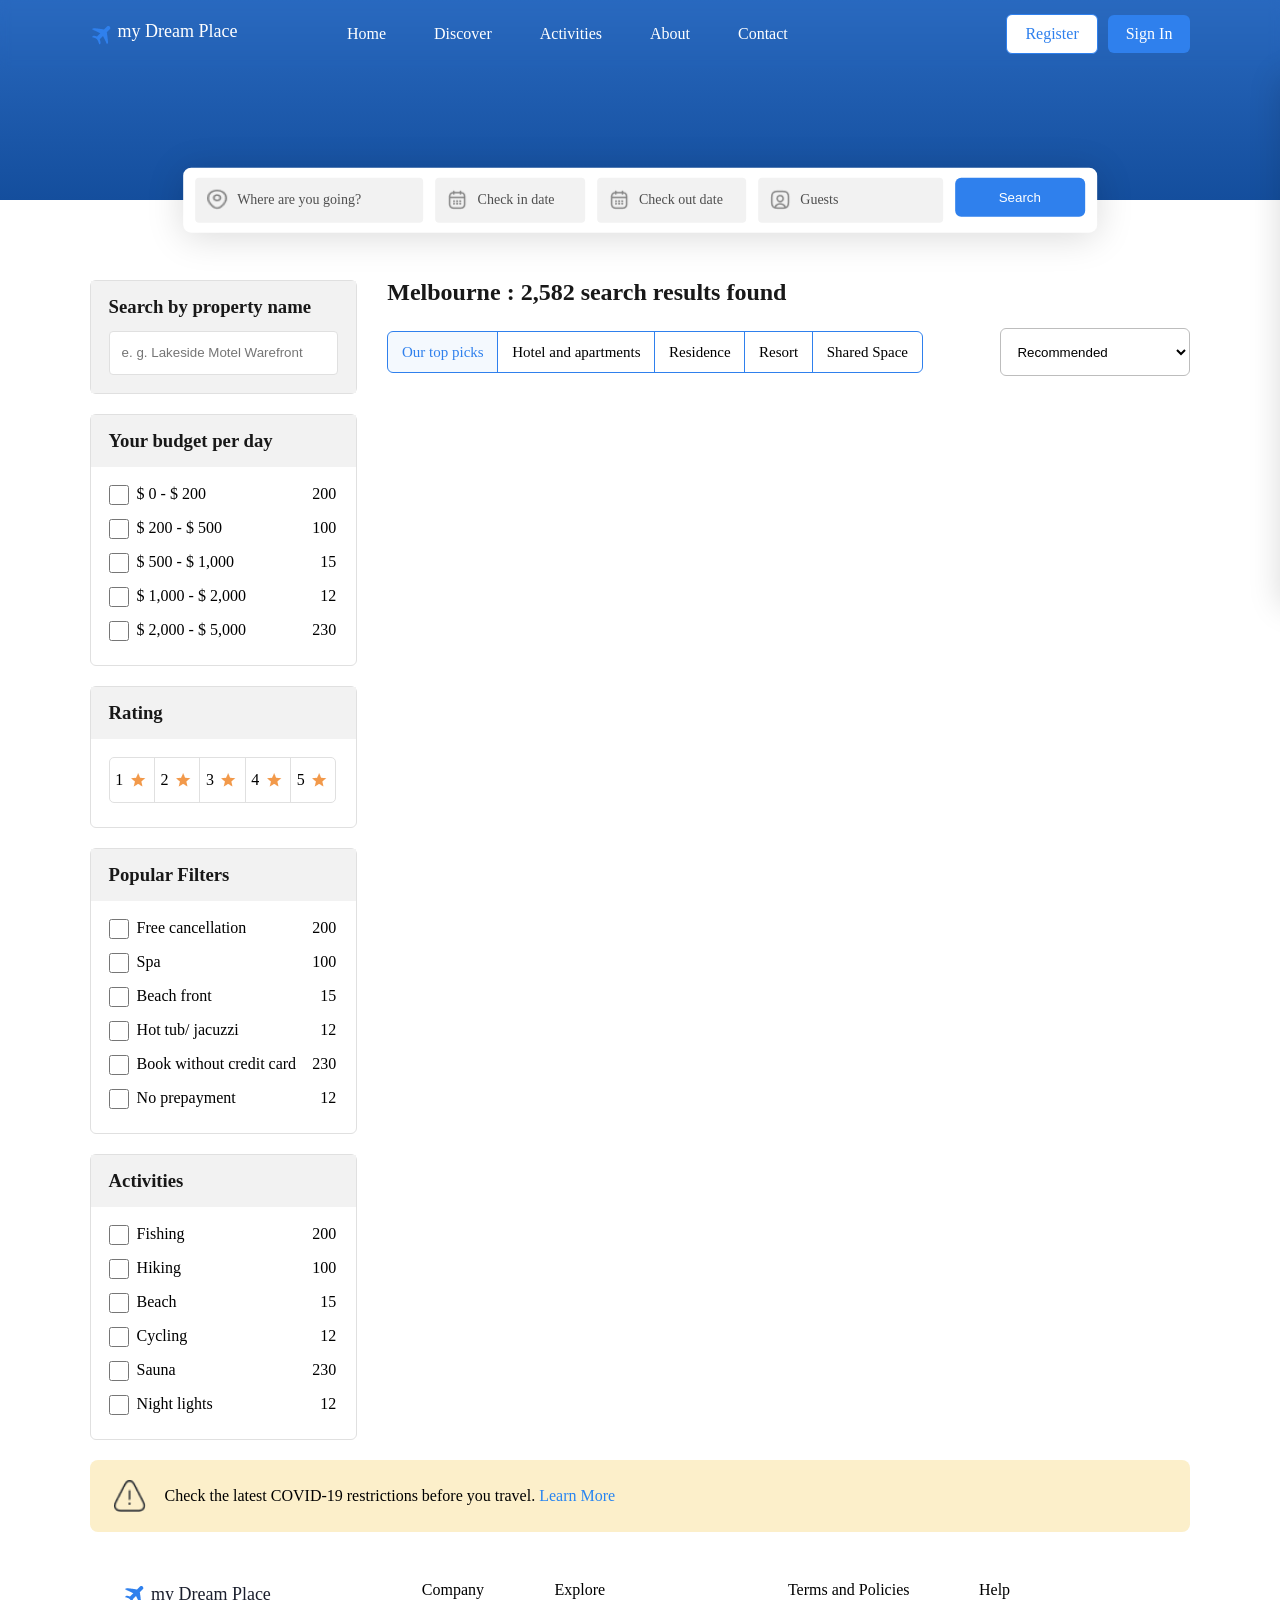
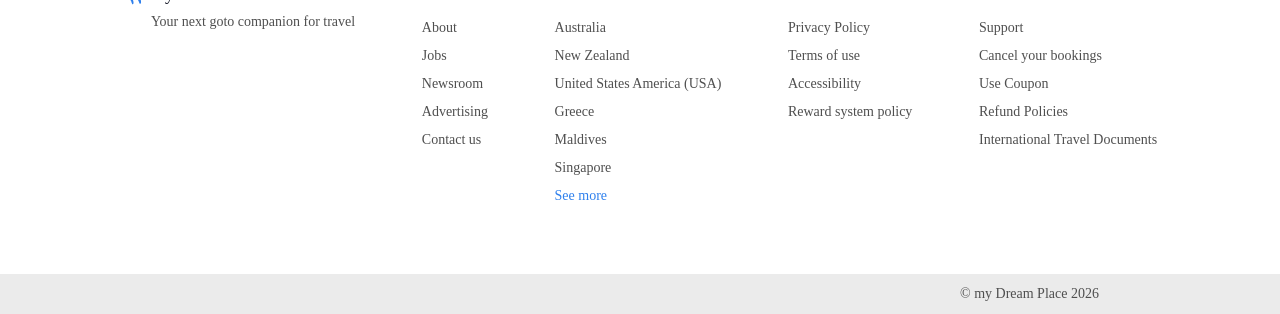
<file: search.html>
<!DOCTYPE html>
<html lang="en">
<head>
    <meta charset="UTF-8">
    <meta name="viewport" content="width=device-width, initial-scale=1.0">
    <!-- fonts -->
    <link href="https://fonts.cdnfonts.com/css/sf-pro-display" rel="stylesheet">
    
    <link rel="stylesheet" href="css/styles.css">
    <link rel="stylesheet" href="css/search-styles.css">
    <title>Search</title>
</head>
<body>
<!-- Header -->
<nav class="navbar">
    <div class="nav-content container">
        <a href="index.html" class="brand">
            <img src="res/icon/plane-logo.png" alt="">
            <h3 class="brand-name">my Dream Place</h3>
        </a>
        <div class="nav-menu">
            <ul class="nav-menu-list">
                <li>
                    <a href="index.html">Home</a>
                </li>
                <li>
                    <a href="#">Discover</a> 
                </li>
                <li>
                    <a href="#">Activities</a>
                </li>
                <li>
                    <a href="#">About</a>
                </li>
                <li>
                    <a href="#">Contact</a>
                </li>
            </ul>
        </div>
        <div class="nav-mobile-menu">
            <div class="mobile-menu-toggle">
                <svg xmlns="http://www.w3.org/2000/svg" width="32" height="32" fill="white" class="bi bi-list" viewBox="0 0 16 16">
                    <path fill-rule="evenodd" d="M2.5 12a.5.5 0 0 1 .5-.5h10a.5.5 0 0 1 0 1H3a.5.5 0 0 1-.5-.5m0-4a.5.5 0 0 1 .5-.5h10a.5.5 0 0 1 0 1H3a.5.5 0 0 1-.5-.5m0-4a.5.5 0 0 1 .5-.5h10a.5.5 0 0 1 0 1H3a.5.5 0 0 1-.5-.5"/>
                </svg>
            </div>
            <ul class="nav-menu-list mobile-menu-list">
                <li>
                    <a href="#">Home</a>
                </li>
                <li>
                    <a href="#">Discover</a>
                </li>
                <li>
                    <a href="#">Activities</a>
                </li>
                <li>
                    <a href="#">About</a>
                </li>
                <li>
                    <a href="#">Contact</a>
                </li>
                <li>
                    <div class="nav-buttons">
                        <a href="auth/register.html" class="btn btn-register">
                            <span class="btn-register-text">Register</span>
                        </a>
                        <a href="auth/sign-in.html" class="btn btn-signin">
                            <span class="btn-signin-text">Sign In</span>
                        </a>
                    </div>
                </li>
            </ul>
        </div>
        <div class="nav-buttons">
            <a href="#" class="btn-notification">
                <img src="res/icon/bell.png" alt="">
            </a>
            <a href="#" class="btn-profile">
                <img src="res/img/profile-pic.png" alt="">
            </a>
            <a href="auth/register.html" class="btn btn-register">
                <span class="btn-register-text">Register</span>
                <svg xmlns="http://www.w3.org/2000/svg" width="16" height="16" fill="currentColor" class="btn-register-icon bi bi-box-arrow-in-right" viewBox="0 0 16 16">
                    <path fill-rule="evenodd" d="M6 3.5a.5.5 0 0 1 .5-.5h8a.5.5 0 0 1 .5.5v9a.5.5 0 0 1-.5.5h-8a.5.5 0 0 1-.5-.5v-2a.5.5 0 0 0-1 0v2A1.5 1.5 0 0 0 6.5 14h8a1.5 1.5 0 0 0 1.5-1.5v-9A1.5 1.5 0 0 0 14.5 2h-8A1.5 1.5 0 0 0 5 3.5v2a.5.5 0 0 0 1 0z"/>
                    <path fill-rule="evenodd" d="M11.854 8.354a.5.5 0 0 0 0-.708l-3-3a.5.5 0 1 0-.708.708L10.293 7.5H1.5a.5.5 0 0 0 0 1h8.793l-2.147 2.146a.5.5 0 0 0 .708.708z"/>
                </svg>
            </a>
            <a href="auth/sign-in.html" class="btn btn-signin">
                <span class="btn-signin-text">Sign In</span>
                <svg xmlns="http://www.w3.org/2000/svg" width="16" height="16" fill="currentColor" class="btn-signin-icon bi bi-person-plus-fill" viewBox="0 0 16 16">
                    <path d="M1 14s-1 0-1-1 1-4 6-4 6 3 6 4-1 1-1 1zm5-6a3 3 0 1 0 0-6 3 3 0 0 0 0 6"/>
                    <path fill-rule="evenodd" d="M13.5 5a.5.5 0 0 1 .5.5V7h1.5a.5.5 0 0 1 0 1H14v1.5a.5.5 0 0 1-1 0V8h-1.5a.5.5 0 0 1 0-1H13V5.5a.5.5 0 0 1 .5-.5"/>
                </svg>
            </a>
        </div>
    </div>
</nav>
<!-- Header -->

<!-- Banner -->
<div class="banner"></div>
<!-- Banner -->

<!-- Search Bar -->
<div class="container">
    <form action="search.html" class="search-form">
        <div class="search-bar">
            <div class="search-field input-field">
                <div class="placeholder">
                    <img src="res/icon/map-pin.png" alt="">
                    Where are you going?
                </div>
                <input type="search" name="location">
            </div>
            <div class="check-in input-field">
                <div class="placeholder">
                    <img src="res/icon/calendar.png" alt="">
                    Check in date
                </div>
                <input type="date">
            </div>
            <div class="check-out input-field">
                <div class="placeholder">
                    <img src="res/icon/calendar.png" alt="">
                    Check out date
                </div>
                <input type="date">
            </div>
            <div class="guests input-field">
                <div class="placeholder">
                    <img src="res/icon/user.png" alt="">
                    Guests
                </div>
                <input type="number">
            </div>
            <div class="search-submit">
                <input class="btn" type="submit" value="Search">
            </div>
        </div>
    </form>
</div>
<!-- Search Bar -->

<!-- Search -->
<main class="search-result container">
    <button class="btn btn-filter btn-mobile">
        <svg xmlns="http://www.w3.org/2000/svg" width="36" height="36" fill="currentColor" class="bi bi-filter" viewBox="0 0 16 16">
            <path d="M6 10.5a.5.5 0 0 1 .5-.5h3a.5.5 0 0 1 0 1h-3a.5.5 0 0 1-.5-.5m-2-3a.5.5 0 0 1 .5-.5h7a.5.5 0 0 1 0 1h-7a.5.5 0 0 1-.5-.5m-2-3a.5.5 0 0 1 .5-.5h11a.5.5 0 0 1 0 1h-11a.5.5 0 0 1-.5-.5"/>
        </svg>
        <span>Filters</span>
    </button>
    <section class="filter">
        <div class="btn-mobile btn-collapse">
            <svg xmlns="http://www.w3.org/2000/svg" width="48" height="48" fill="currentColor" class="bi bi-chevron-compact-down" viewBox="0 0 16 16">
                <path fill-rule="evenodd" d="M1.553 6.776a.5.5 0 0 1 .67-.223L8 9.44l5.776-2.888a.5.5 0 1 1 .448.894l-6 3a.5.5 0 0 1-.448 0l-6-3a.5.5 0 0 1-.223-.67"/>
            </svg>
        </div>
        <div class="filter-card filter-search">
            <div class="filter-card-header">
                <div class="filter-search-bar">
                    <h3>Search by property name</h3>
                    <input type="search" placeholder="e. g. Lakeside Motel Warefront">
                </div>
            </div>
        </div>
        <div class="filter-card filter-budget">
            <div class="filter-card-header">
                <h3>Your budget per day</h3>
            </div>
            <div class="filter-card-body">
                <ul class="filter-list">
                    <li class="filter-list-item">
                        <input type="checkbox" id="price-0-200" name="price" value="0-200">
                        <label for="price-0-200">$ 0 - $ 200</label>
                        <span class="count">200</span>
                    </li>

                    <li class="filter-list-item">
                        <input type="checkbox" id="price-200-500" name="price" value="200-500">
                        <label for="price-200-500">$ 200 - $ 500</label>
                        <span class="count">100</span>
                    </li>

                    <li class="filter-list-item">
                        <input type="checkbox" id="price-500-1000" name="price" value="500-1000">
                        <label for="price-500-1000">$ 500 - $ 1,000</label>
                        <span class="count">15</span>
                    </li>

                    <li class="filter-list-item">
                        <input type="checkbox" id="price-1000-2000" name="price" value="1000-2000">
                        <label for="price-1000-2000">$ 1,000 - $ 2,000</label>
                        <span class="count">12</span>
                    </li>

                    <li class="filter-list-item">
                        <input type="checkbox" id="price-2000-5000" name="price" value="2000-5000">
                        <label for="price-2000-5000">$ 2,000 - $ 5,000</label>
                        <span class="count">230</span>
                    </li>
                </ul>
            </div>
        </div>
        <div class="filter-card filter-rating">
            <div class="filter-card-header">
                <h3>Rating</h3>
            </div>
            <div class="filter-card-body">
                <ul class="btn-group">
                    <li class="btn-group-item">1 <div class="star"><img src="res/icon/star.png" alt=""></div></li>
                    <li class="btn-group-item">2 <div class="star"><img src="res/icon/star.png" alt=""></div></li>
                    <li class="btn-group-item">3 <div class="star"><img src="res/icon/star.png" alt=""></div></li>
                    <li class="btn-group-item">4 <div class="star"><img src="res/icon/star.png" alt=""></div></li>
                    <li class="btn-group-item">5 <div class="star"><img src="res/icon/star.png" alt=""></div></li>
                </ul>
            </div>
        </div>
        <div class="filter-card filter-popular">
            <div class="filter-card-header">
                <h3>Popular Filters</h3>
            </div>
            <div class="filter-card-body">
                <ul class="filter-list">
                    <li class="filter-list-item">
                        <input type="checkbox" id="free-cancellation" name="amenities" value="free-cancellation">
                        <label for="free-cancellation">Free cancellation</label>
                        <span class="count">200</span>
                    </li>

                    <li class="filter-list-item">
                        <input type="checkbox" id="spa" name="amenities" value="spa">
                        <label for="spa">Spa</label>
                        <span class="count">100</span>
                    </li>

                    <li class="filter-list-item">
                        <input type="checkbox" id="beach-front" name="amenities" value="beach-front">
                        <label for="beach-front">Beach front</label>
                        <span class="count">15</span>
                    </li>

                    <li class="filter-list-item">
                        <input type="checkbox" id="hot-tub-jacuzzi" name="amenities" value="hot-tub-jacuzzi">
                        <label for="hot-tub-jacuzzi">Hot tub/ jacuzzi</label>
                        <span class="count">12</span>
                    </li>

                    <li class="filter-list-item">
                        <input type="checkbox" id="book-without-credit-card" name="amenities" value="book-without-credit-card">
                        <label for="book-without-credit-card">Book without credit card</label>
                        <span class="count">230</span>
                    </li>

                    <li class="filter-list-item">
                        <input type="checkbox" id="no-prepayment" name="amenities" value="no-prepayment">
                        <label for="no-prepayment">No prepayment</label>
                        <span class="count">12</span>
                    </li>
                </ul>
            </div>
        </div>
        <div class="filter-card filter-activities">
            <div class="filter-card-header">
                <h3>Activities</h3>
            </div>
            <div class="filter-card-body">
                <ul class="filter-list">
                    <li class="filter-list-item">
                        <input type="checkbox" id="fishing" name="activities" value="fishing">
                        <label for="fishing">Fishing</label>
                        <span class="count">200</span>
                    </li>

                    <li class="filter-list-item">
                        <input type="checkbox" id="hiking" name="activities" value="hiking">
                        <label for="hiking">Hiking</label>
                        <span class="count">100</span>
                    </li>

                    <li class="filter-list-item">
                        <input type="checkbox" id="beach" name="activities" value="beach">
                        <label for="beach">Beach</label>
                        <span class="count">15</span>
                    </li>

                    <li class="filter-list-item">
                        <input type="checkbox" id="cycling" name="activities" value="cycling">
                        <label for="cycling">Cycling</label>
                        <span class="count">12</span>
                    </li>

                    <li class="filter-list-item">
                        <input type="checkbox" id="sauna" name="activities" value="sauna">
                        <label for="sauna">Sauna</label>
                        <span class="count">230</span>
                    </li>

                    <li class="filter-list-item">
                        <input type="checkbox" id="night-lights" name="activities" value="night-lights">
                        <label for="night-lights">Night lights</label>
                        <span class="count">12</span>
                    </li>
                </ul>
            </div>
        </div>
    </section>
    <section class="result-list-section">
        <h2 class="result-list-title">
            <span class="search-location">Melbourne</span> : <span class="result-count">2,582</span> search results found
        </h2>
        <div class="sort-and-filter-bar">
            <ul class="btn-group">
                <li class="btn-group-item selected">Our top picks</li>
                <li class="btn-group-item">Hotel and apartments</li>
                <li class="btn-group-item">Residence</li>
                <li class="btn-group-item">Resort</li>
                <li class="btn-group-item">Shared Space</li>
            </ul>
            <div class="dropdown-sort-by">
                <select id="sort-by">
                    <option value="recommended">Recommended</option>
                    <option value="price-low-to-high">Price Low to High</option>
                    <option value="price-high-to-low">Price High to Low</option>
                    <option value="rating-high-to-low">Rating High to Low</option>
                    <option value="discount-high-to-low">Discount High to Low</option>
                </select>
            </div>
        </div>
        <div class="result-list cards">
            <div class="card card-row hidden" aria-hidden="true">
                <div class="card card-img">
                    <img src="res/img/australia.png" alt="">
                </div>
                <div class="card-info">
                    <div class="left-side">
                        <h2 class="title">Lakeside Motel Warefront</h2>
                        <div class="rating">
                            <div class="stars">
                                <div class="star"><img src="res/icon/star.png" alt=""></div>
                                <div class="star"><img src="res/icon/star.png" alt=""></div>
                                <div class="star"><img src="res/icon/star.png" alt=""></div>
                                <div class="star"><img src="res/icon/star.png" alt=""></div>
                                <div class="star"><img src="res/icon/star.png" alt=""></div>
                            </div>
                            <div class="details">
                                <span class="amount">3.5</span> (<span class="reviews">1200</span> Reviews)
                            </div>
                        </div>
                        <h4 class="subtitle">Live a little and celbrate with champagne</h4>
                        <p class="desc">Reats include a glass of French champagne, parking and a late checkout. Gym included. Flexible cancellation applies</p>
                        <form action="property.html">
                            <input type="hidden" name="id" id="property-id">
                            <button class="btn">See Availability</button>
                        </form>
                    </div>
                    <div class="right-side">
                        <div class="badges">
                            <span class="offer badge">Book now and receive 15% off</span>
                            <span class="badge discount">5% off</span>
                        </div>
                        <p class="details">1 room 2 days</p>
                        <div class="amount">
                            <s class="prev-amount">$150</s>
                            <span class="current-amount">$130</span>
                        </div>
                        <p class="tax-msg">Includes taxes and fees</p>
                    </div>
                    <form action="property.html">
                        <input type="hidden" name="id" id="property-id-mobile">
                        <button class="btn btn-mobile">See Availability</button>
                    </form>
                </div>
            </div>
        </div>
        <div class="load-more">
            <div class="divider hidden"></div>
            <button class="btn hidden">Load More</button>
        </div>
    </section>
</main>
<!-- Search -->


<!-- Advisory Banner -->
<div class="container adv-banner">
    <img src="res/icon/warning.png" alt="warning Icon">
    <span class="adv-banner-msg">
        Check the latest COVID-19 restrictions before you travel. <a href="#">Learn More</a>
    </span>
</div>
<!-- Advisory Banner -->

<!-- Footer -->
<footer class="footer container">
    <div class="footer-links">
        <div class="brand-link">
            <h4 class="name">
                <img src="res/icon/plane-logo.png" alt="">
                my Dream Place
            </h4>
            <small>Your next goto companion for travel</small>
        </div>
        <div class="link-category">
            <h4 class="link-category-title">Company</h4>
            <ul class="link-list">
                <li class="link-list-item">
                    <a href="#">About</a>
                </li>
                <li class="link-list-item">
                    <a href="#">Jobs</a>
                </li>
                <li class="link-list-item">
                    <a href="#">Newsroom</a>
                </li>
                <li class="link-list-item">
                    <a href="#">Advertising</a>
                </li>
                <li class="link-list-item">
                    <a href="#">Contact us</a>
                </li>
            </ul>
        </div>

        <div class="link-category">
            <h4 class="link-category-title">Explore</h4>
            <ul class="link-list">
                <li class="link-list-item">
                    <a href="#">Australia</a>
                </li>
                <li class="link-list-item">
                    <a href="#">New Zealand</a>
                </li>
                <li class="link-list-item">
                    <a href="#">United States America (USA)</a>
                </li>
                <li class="link-list-item">
                    <a href="#">Greece</a>
                </li>
                <li class="link-list-item">
                    <a href="#">Maldives</a>
                </li>
                <li class="link-list-item">
                    <a href="#">Singapore</a>
                </li>
                <li class="link-list-item link-see-more">
                    <a href="#">See more</a>
                </li>
            </ul>
        </div>

        <div class="link-category">
            <h4 class="link-category-title">Terms and Policies</h4>
            <ul class="link-list">
                <li class="link-list-item">
                    <a href="#">Privacy Policy</a>
                </li>
                <li class="link-list-item">
                    <a href="#">Terms of use</a>
                </li>
                <li class="link-list-item">
                    <a href="#">Accessibility</a>
                </li>
                <li class="link-list-item">
                    <a href="#">Reward system policy</a>
                </li>
            </ul>
        </div>

        <div class="link-category">
            <h4 class="link-category-title">Help</h4>
            <ul class="link-list">
                <li class="link-list-item">
                    <a href="#">Support</a>
                </li>
                <li class="link-list-item">
                    <a href="#">Cancel your bookings</a>
                </li>
                <li class="link-list-item">
                    <a href="#">Use Coupon</a>
                </li>
                <li class="link-list-item">
                    <a href="#">Refund Policies</a>
                </li>
                <li class="link-list-item">
                    <a href="#">International Travel Documents</a>
                </li>
            </ul>
        </div>
    </div>
</footer>
<!-- Footer -->

<!-- Copyright -->
<section class="copyright">
    <div class="copyright-text">
        <span>&copy; my Dream Place 2026</span>
    </div>
</section>
<!-- Copyright -->


<!-- Scripts -->
<script>
    const filterBtn = document.querySelector('.btn-filter');
    const filterCollapseBtn = document.querySelector('.btn-collapse');

    filterCollapseBtn.addEventListener('click', () => {
        const filterSection = document.querySelector('.filter');
        filterSection.style.top = '100%';
    });

    filterBtn.addEventListener('click', () => {
        const filterSection = document.querySelector('.filter');
        filterSection.style.top = '30%';
    });
</script>
<script src="js/script.js"></script>
<script src="js/utilities.js"></script>
<script src="js/renderData.js"></script>
<script src="js/fillterAndSortData.js"></script>
<!-- Scripts -->
</body>
</html>
</file>
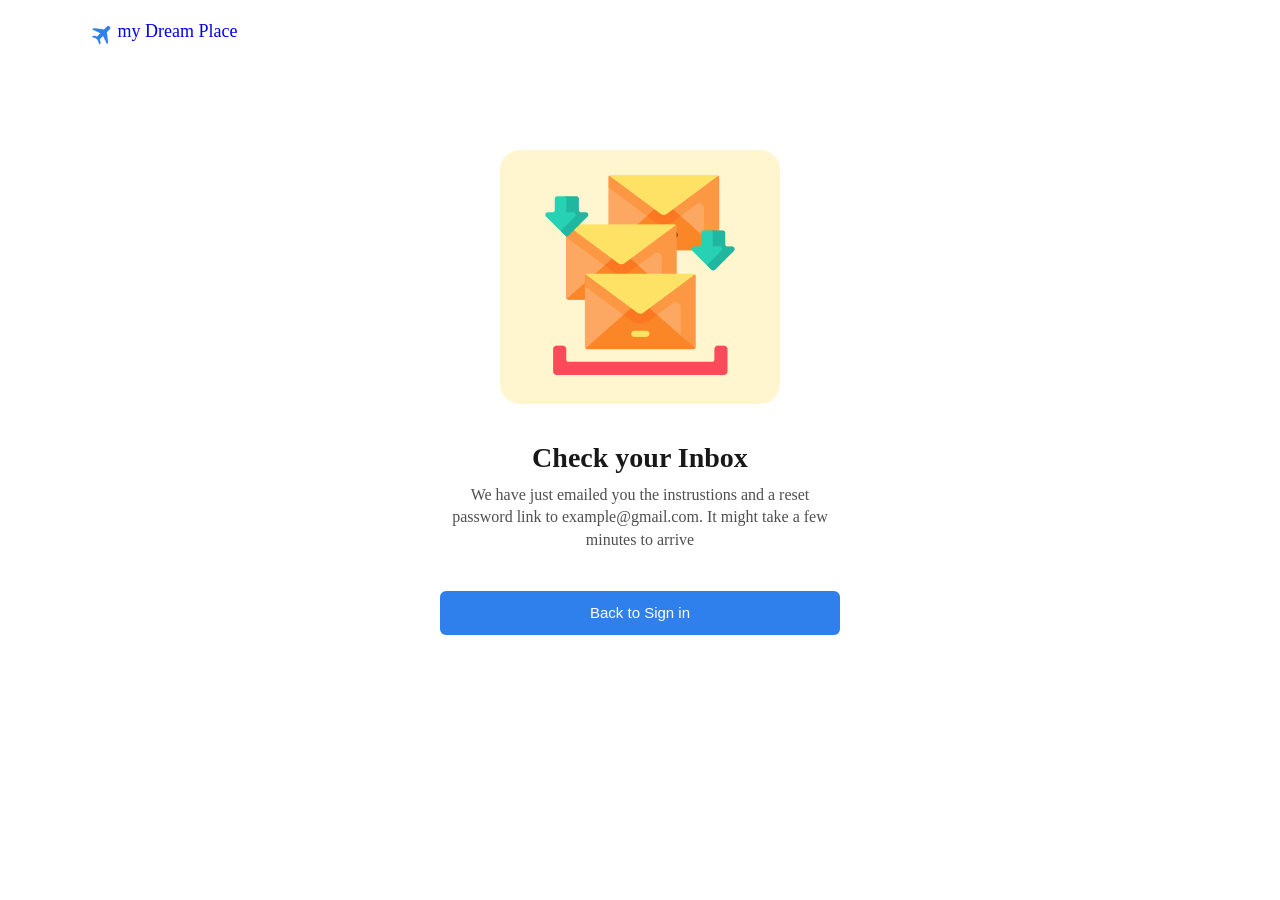
<file: auth/check-inbox.html>
<!DOCTYPE html>
<html lang="en">
<head>
    <meta charset="UTF-8">
    <meta name="viewport" content="width=device-width, initial-scale=1.0">
    <!-- fonts -->
    <link href="https://fonts.cdnfonts.com/css/sf-pro-display" rel="stylesheet">
                
    <link rel="stylesheet" href="../css/styles.css">
    <link rel="stylesheet" href="../css/auth-styles.css">
    <title>Email Sent</title>
</head>
<body>
<!-- Header -->
<nav class="navbar">
    <div class="nav-content container">
        <a href="../index.html" class="brand">
            <img src="../res/icon/plane-logo.png" alt="">
            <h3 class="brand-name">my Dream Place</h3>
        </a>
    </div>
</nav>
<!-- Header -->

<!-- Form -->
<form action="sign-in.html">
    <div class="auth-form">
        <div class="logo-container">
            <div class="logo-bg">
                <img src="../res/img/inbox.png" alt="">
            </div>
        </div>
        <h2 class="auth-title check-inbox-title">Check your Inbox</h2>
        <p class="auth-subtitle check-inbox-guide">
            We have just emailed you the instrustions and a reset password link to <span>example@gmail.com</span>. It might take a few minutes to arrive
        </p>
        <input class="btn btn-auth" type="submit" value="Back to Sign in">
    </div>
</form>
<!-- Form -->

</body>
</html>
</file>
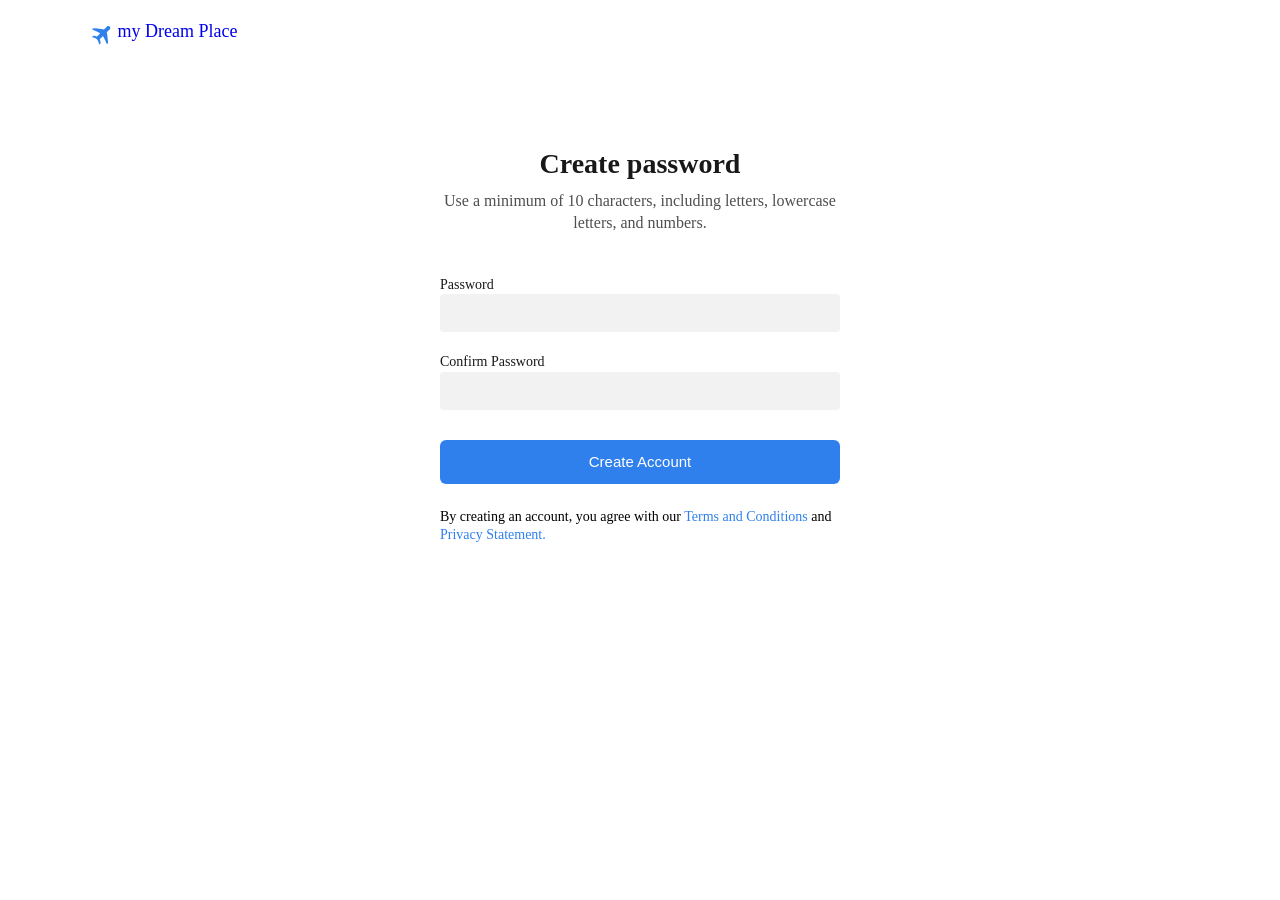
<file: auth/create-password.html>
<!DOCTYPE html>
<html lang="en">
<head>
    <meta charset="UTF-8">
    <meta name="viewport" content="width=device-width, initial-scale=1.0">
    <!-- fonts -->
    <link href="https://fonts.cdnfonts.com/css/sf-pro-display" rel="stylesheet">
                
    <link rel="stylesheet" href="../css/styles.css">
    <link rel="stylesheet" href="../css/auth-styles.css">
    <title>Create Password</title>
</head>
<body>
<!-- Header -->
<nav class="navbar">
    <div class="nav-content container">
        <a href="../index.html" class="brand">
            <img src="../res/icon/plane-logo.png" alt="">
            <h3 class="brand-name">my Dream Place</h3>
        </a>
    </div>
</nav>
<!-- Header -->

<!-- Form -->
<form action="sign-in.html">
    <div class="auth-form">
        <h2 class="auth-title create-pass-title">Create password</h2>
        <p class="auth-subtitle create-pass-guide">
            Use a minimum of 10 characters, including letters, lowercase letters, and numbers.
        </p>
        <div class="input-group create-pass">
            <label>Password</label>
            <input type="password" name="password" required>
        </div>
        <div class="input-group confirm-pass">
            <label>Confirm Password</label>
            <input type="password" name="confirmPassword" required>
        </div>
        <input class="btn btn-auth btn-create-pass" type="submit" value="Create Account">
        <div class="terms-and-cons">
            By creating an account, you agree with our <a href="#">Terms and Conditions</a> and <a href="#">Privacy Statement.</a>
        </div>
    </div>
</form>
<!-- Form -->

</body>
</html>
</file>
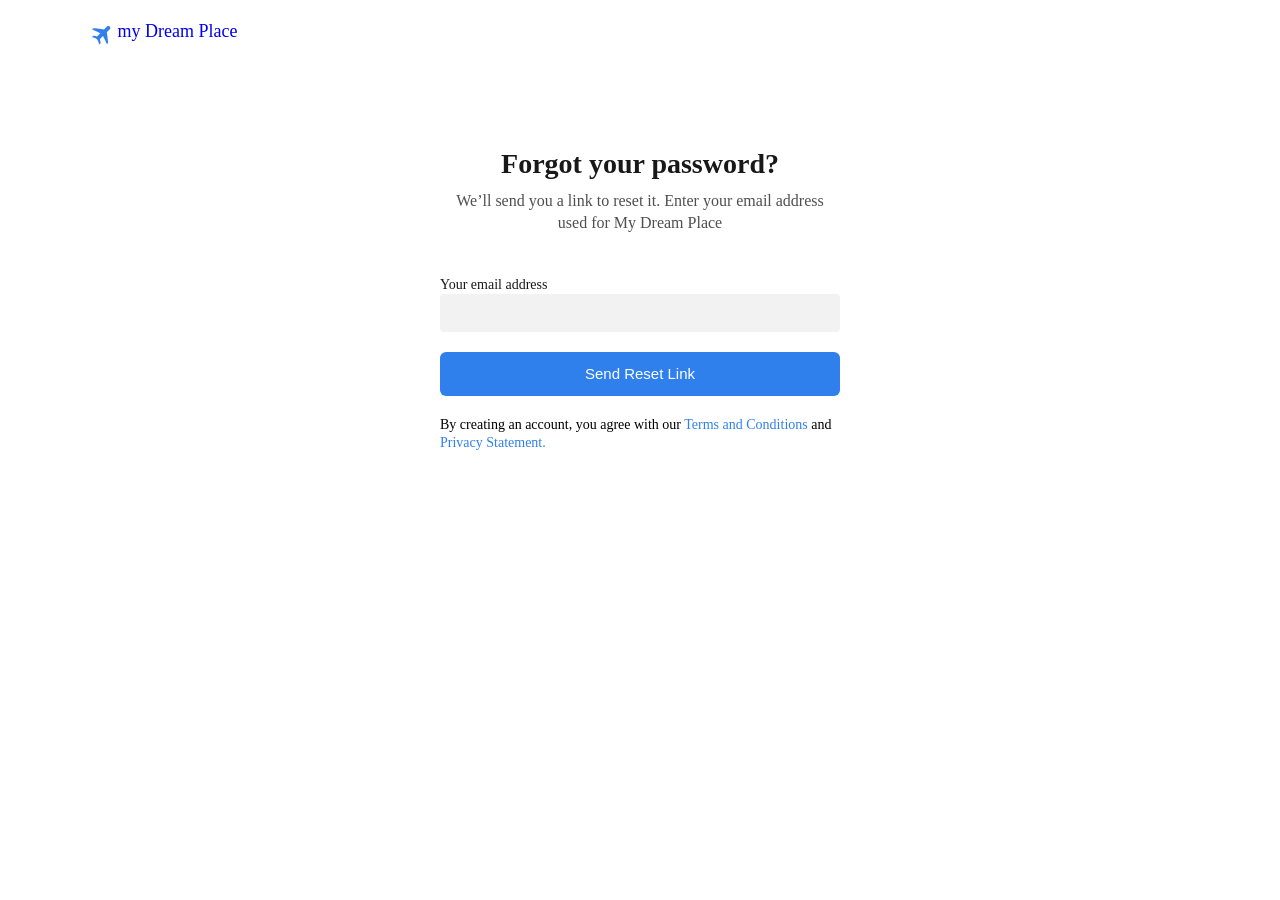
<file: auth/forgot-password.html>
<!DOCTYPE html>
<html lang="en">
<head>
    <meta charset="UTF-8">
    <meta name="viewport" content="width=device-width, initial-scale=1.0">
    <!-- fonts -->
    <link href="https://fonts.cdnfonts.com/css/sf-pro-display" rel="stylesheet">
                
    <link rel="stylesheet" href="../css/styles.css">
    <link rel="stylesheet" href="../css/auth-styles.css">
    <title>Create Password</title>
</head>
<body>
<!-- Header -->
<nav class="navbar">
    <div class="nav-content container">
        <a href="../index.html" class="brand">
            <img src="../res/icon/plane-logo.png" alt="">
            <h3 class="brand-name">my Dream Place</h3>
        </a>
    </div>
</nav>
<!-- Header -->

<!-- Form -->
<form action="check-inbox.html">
    <div class="auth-form">
        <h2 class="auth-title forgot-pass-title">Forgot your password?</h2>
        <p class="auth-subtitle forgot-pass-guide">
            We’ll send you a link to reset it. Enter your email address used for My Dream Place
        </p>
        <div class="input-group forgot-pass-email">
            <label>Your email address</label>
            <input type="email" name="email" required>
        </div>
        <input class="btn btn-auth btn-send-link" type="submit" value="Send Reset Link">
        <div class="terms-and-cons">
            By creating an account, you agree with our <a href="#">Terms and Conditions</a> and <a href="#">Privacy Statement.</a>
        </div>
    </div>
</form>
<!-- Form -->

</body>
</html>
</file>
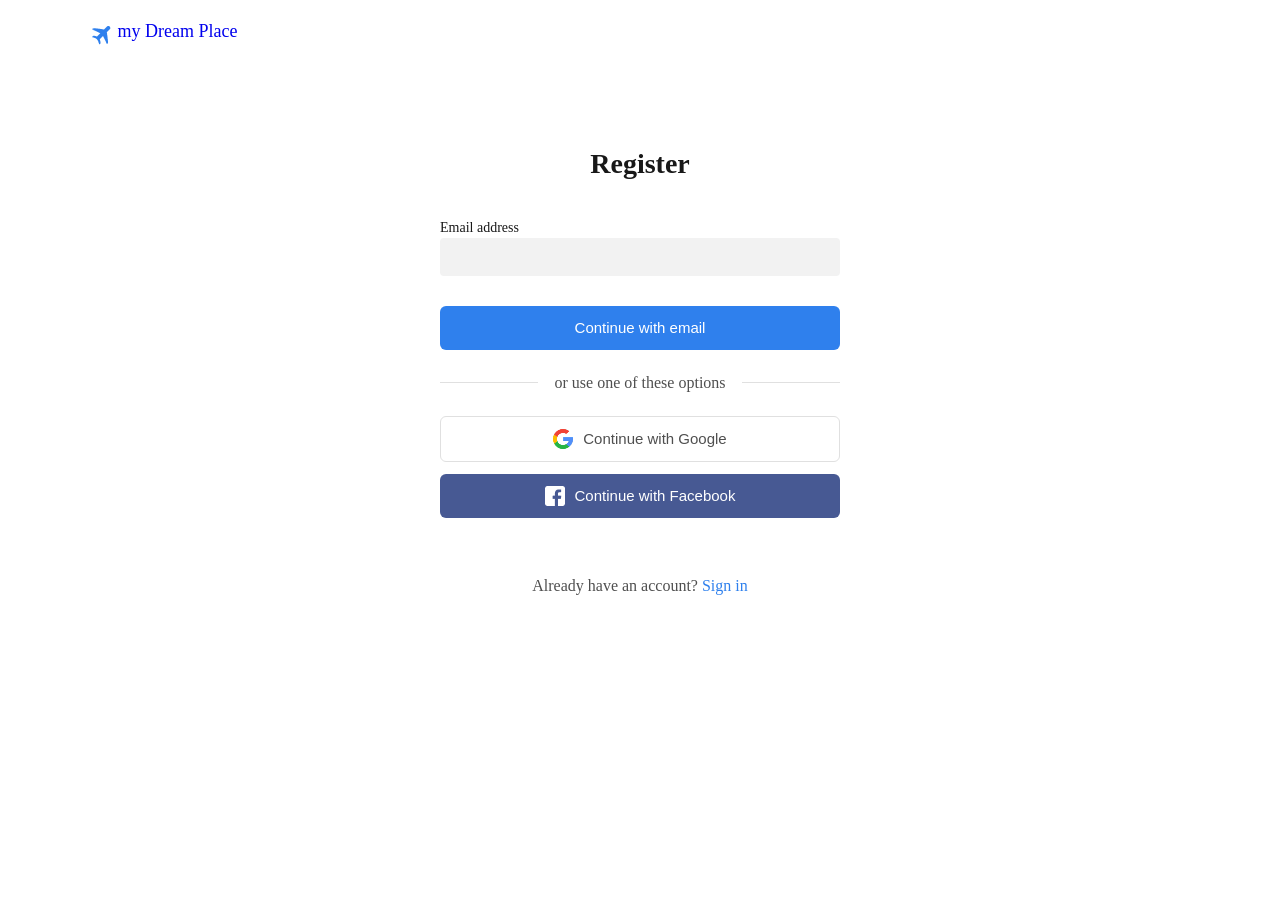
<file: auth/register.html>
<!DOCTYPE html>
<html lang="en">
<head>
    <meta charset="UTF-8">
    <meta name="viewport" content="width=device-width, initial-scale=1.0">
    <!-- fonts -->
    <link href="https://fonts.cdnfonts.com/css/sf-pro-display" rel="stylesheet">
                
    <link rel="stylesheet" href="../css/styles.css">
    <link rel="stylesheet" href="../css/auth-styles.css">
    <title>Register</title>
</head>
<body>
<!-- Header -->
<nav class="navbar">
    <div class="nav-content container">
        <a href="../index.html" class="brand">
            <img src="../res/icon/plane-logo.png" alt="">
            <h3 class="brand-name">my Dream Place</h3>
        </a>
    </div>
</nav>
<!-- Header -->

<!-- Form -->
<form action="create-password.html">
    <div class="auth-form">
        <h2 class="auth-title register-title">Register</h2>
        <div class="input-group register-email">
            <label>Email address</label>
            <input type="email" name="email" required>
        </div>
        <input class="btn btn-auth sign-in-btn" type="submit" value="Continue with email">
        <div class="divider">
            <span>or use one of these options</span>
        </div>
        <button class="btn btn-auth btn-google">
            <img src="../res/icon/google.png" alt="">
            Continue with Google
        </button>
        <button class="btn btn-auth btn-fb">
            <img src="../res/icon/facebook.png" alt="">
            Continue with Facebook
        </button>
        <div class="switch-page">
            Already have an account? <a href="sign-in.html">Sign in</a>
        </div>
    </div>
</form>
<!-- Form -->

</body>
</html>
</file>
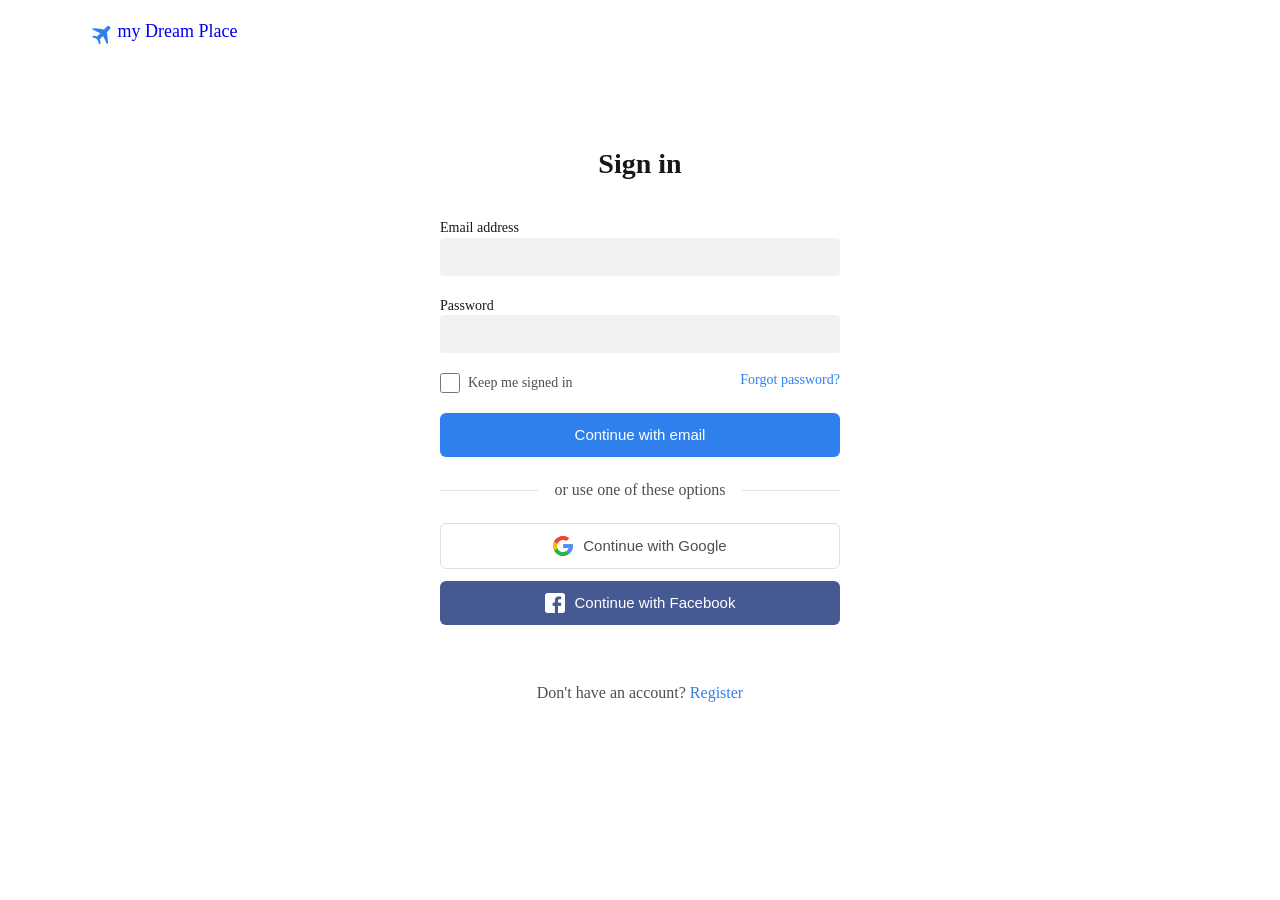
<file: auth/sign-in.html>
<!DOCTYPE html>
<html lang="en">
<head>
    <meta charset="UTF-8">
    <meta name="viewport" content="width=device-width, initial-scale=1.0">
    <!-- fonts -->
    <link href="https://fonts.cdnfonts.com/css/sf-pro-display" rel="stylesheet">
                
    <link rel="stylesheet" href="../css/styles.css">
    <link rel="stylesheet" href="../css/auth-styles.css">
    <title>Sign In</title>
</head>
<body>
<!-- Header -->
<nav class="navbar">
    <div class="nav-content container">
        <a href="../index.html" class="brand">
            <img src="../res/icon/plane-logo.png" alt="">
            <h3 class="brand-name">my Dream Place</h3>
        </a>
    </div>
</nav>
<!-- Header -->

<!-- Form -->
<form action="../index.html">
    <div class="auth-form">
        <h2 class="auth-title sign-in-title">Sign in</h2>
        <div class="input-group sign-in-email">
            <label>Email address</label>
            <input type="email" name="email" required>
        </div>
        <div class="input-group sign-in-pass">
            <label>Password</label>
            <input type="password" name="password" required>
        </div>
        <div class="d-flex justify-content-between keep-me-row">
            <div class="keep-me">
                <input id="keep-me" type="checkbox" name="keepMeSignedIn">
                <label for="keep-me">Keep me signed in</label>
            </div>
            <a class="forgot-pass" href="forgot-password.html">Forgot password?</a>
        </div>
        <input class="btn btn-auth sign-in-btn" type="submit" value="Continue with email">
        <div class="divider">
            <span>or use one of these options</span>
        </div>
        <button class="btn btn-auth btn-google" type="submit">
            <img src="../res/icon/google.png" alt="">
            Continue with Google
        </button>
        <button class="btn btn-auth btn-fb" type="submit">
            <img src="../res/icon/facebook.png" alt="">
            Continue with Facebook
        </button>
        <div class="switch-page">
            Don't have an account? <a href="register.html">Register</a>
        </div>
    </div>
</form>
<!-- Form -->

</body>
</html>
</file>
<file: css/styles.css>
*,
*::before,
*::after {
    padding: 0;
    margin: 0;
    box-sizing: border-box;
}

:root {
    --btn-primary: #2F80ED;
}

html, body {
    font-family: SF Pro Display;
    overflow-x: hidden;
}

ul {
    list-style: none;
}

a {
    text-decoration: none;
}

img {
    width: 100%;
}

/* Utility */
.container {
    width: 86%;
    height: 100%;
    max-width: 1240px;
    margin: 0 auto;
}

.cards {
    display: flex;
    gap: 20px;
}

.card {
    border-radius: 8px;
    flex: 1;
    overflow: hidden;
}

.card img {
    width: 100%;
    height: 100%;
    object-fit: cover;
    object-position: center;
}

.section-title {
    font-weight: 600;
    font-style: Semibold;
    font-size: 28px;
    line-height: 100%;
    letter-spacing: 0%;
    margin-bottom: 24px;
    color:#181818;
}

.btn {
    background: var(--btn-primary);
    color: white;
    border-radius: 6px;
    border: none;
    cursor: pointer;
}

.hidden {
    display: none !important;
}

.divider {
    display: flex;
    align-items: center;
    gap: 16px;
    color: #4F4F4F;
    margin: 24px 0;
}

.divider::before,
.divider::after {
    content: "";
    flex: 1;
    height: 1px;
    background: #E0E0E0;
}

.rating {
    display: flex;
    gap: 4px;
    align-items: center;
    margin-bottom: 17px;
}

.rating .details {
    font-weight: 400;
    font-size: 14px;
    line-height: 140%;
    letter-spacing: 2%;
    vertical-align: middle;
    color: #4F4F4F;
}

.rating .stars {
    width: 100px;
    position: relative;
    display: flex;
    overflow: hidden;
    mask-image: linear-gradient(
        to right,
        black 0%,
        black 70%, /* {rating * 20} % */
        #0005 70%, /* {rating * 20} % */
        #0005 100%
    );
    z-index: -1;
}

.tabs-bar {
    width: 100%;
    background: #FFFFFF;
    box-shadow: 0px 1px 0px 0px #E0E0E0;
    padding-top: 6px;
}

.tabs {
    display: flex;
    gap: 14px;
}

.tab {
    font-weight: 400;
    font-size: 16px;
    line-height: 100%;
    letter-spacing: 2%;
    color: #333333;
    padding: 10px 14px;
    cursor: pointer;
    text-align: center;
}

.tab.active {
    border-bottom: 3px solid var(--btn-primary);
}

.star {
    height: 20px;
    width: 20px;
    padding: 2.5px;
}

/* Header */
.navbar {
    width: 100%;
    height: 68px;
    position: sticky;
    top: 0;
    left: 0;
    z-index: 100;
    background: #ffffffde;
    backdrop-filter: blur(5px);
    margin-bottom: 12px;
}

.nav-content {
    height: 100%;
    display: flex;
    justify-content: space-between;
    align-items: center;
}

/* brand */
.brand {
    display: flex;
}

.brand img {
    width: 24px;
    height: 24px;
    margin-right: 4px;
}

.brand-name {
    font-family: SF Pro Display;
    font-weight: 500;
    font-style: Medium;
    font-size: 18px;
    line-height: 100%;
    letter-spacing: 2%;
    text-wrap: nowrap;
}

/* Nav Menu */
.nav-menu-list {
    display: flex;
    gap: 48px;
}

.nav-menu-list li > a {
    font-weight: 400;
    font-style: Regular;
    font-size: 16px;
    line-height: 100%;
    letter-spacing: 2%;
    color: #333333;
}

/* Mobile Menu */
.mobile-menu-toggle {
    padding: 6px 12px 4px;
    border-radius: 6px;
    cursor: pointer;
    display: none;
}

.nav-menu-list.mobile-menu-list {
    width: 100%;
    padding-left: 50px;
    display: flex;
    flex-direction: column;
    position: absolute;
    left: 100%;
    top: 100%;
    background: white;
    padding: 20px 60px;
    box-shadow: 0px 8px 30px 0px #00000026;
    transition: all 0.2s ease-out;
}

.nav-menu-list.mobile-menu-list.show {
    left: 0%;
}

.mobile-menu-list li {
    height: 100%;
    padding: 10px 10px;
}

/* Nav Buttons */
.nav-buttons {
    display: flex;
    flex-wrap: wrap;
    align-items: center;
}

.btn-profile {
    display: none;
    width: 44px;
    height: 44px;
    border-radius: 50%;
    overflow: hidden;
    margin-left: 22px;
}

.btn-profile img {
    width: 100%;
    height: 100%;
    object-fit: cover;
    object-position: center;
}

.btn-notification {
    display: none;
    position: relative;
}

.btn-notification::after {
    content: "";
    position: absolute;
    top: 0;
    right: 0;
    width: 8px;
    height: 8px;
    border-radius: 50%;
    border: 1px solid white;
    background: #EB5757;

}

.btn-register {
    width: 92;
    height: 40;
    border-width: 1px;
    padding-top: 10px;
    padding-right: 18px;
    padding-bottom: 10px;
    padding-left: 18px;
    color: var(--btn-primary);
    background: white;
    border: 1px solid;
}

.btn-signin {
    width: 82;
    height: 40;
    padding-top: 10px;
    padding-right: 18px;
    padding-bottom: 10px;
    padding-left: 18px;
    margin-left: 10px;
}

.nav-content > .nav-buttons .btn-register-icon {
    display: none;
}

.nav-content > .nav-buttons .btn-signin-icon {
    display: none;
}

/* Hero */
.hero {
    height: 500px;
    position: relative;
    border-radius: 10px;
    overflow: hidden;
}

.hero img {
    width: 100%;
    height: 100%;
    object-fit: cover;
    object-position: top;
}

.hero-content {
    width: 100%;
    height: 100%;
    position: absolute;
    display: flex;
    align-items: center;
    justify-content: center;
    flex-direction: column;
    top: 0;
    left: 0;
    color: white;
    background: #0000004D;
    text-align: center;
}

.hero-content h1 {
    font-weight: 700;
    font-style: Bold;
    font-size: 32px;
    line-height: 100%;
    letter-spacing: 0%;
    text-align: center;
    margin-bottom: 20px;

}

.hero-content p {
    font-weight: 400;
    font-style: Regular;
    font-size: 20px;
    line-height: 140%;
    letter-spacing: 2%;
    text-align: center;
    max-width: 650px;
}

/* Search Bar */
.search-bar {
    width: 83%;
    max-width: 1030px;
    display: flex;
    justify-content: space-around;
    align-self: center;
    flex-wrap: wrap;
    position: relative;
    left: 50%;
    translate: -50% -50%;
    box-shadow: 0px 4px 37px 0px #00000026;
    background: white;
    padding: 10px 12px 10px 12px;
    border-radius: 8px;
    flex-wrap: wrap;
    gap: 12px;
}

.search-bar .input-field input, .search-bar .placeholder {
    width: 100%;
    padding: 11px 12px 12px 12px;
    border-radius: 4px;
    border: none;
    background: #F2F2F2;
    font-family: SF Pro Display;
    font-weight: 400;
    font-style: Regular;
    font-size: 14px;
    line-height: 140%;
    letter-spacing: 2%;
}

.search-bar .input-field input{
    opacity: 0;
}

.search-bar .input-field input:focus, .search-bar .input-field input.has-value {
    opacity: 1;
}

.search-bar img {
    width: 20px;
    height: 20px;
}

.search-bar .placeholder {
    position: absolute;
    left: 0;
    top: 0;
    width: 100%;
    height: 100%;
    display: flex;
    align-items: center;
    z-index: -1;
    color: #4F4F4F;
    text-wrap: nowrap;
    overflow: hidden;
}

.search-bar .placeholder img {
    margin-right: 10px;
}

.search-bar .input-field {
    position: relative;
}

.search-field {
    flex: 260;
}

.check-in {
    flex: 170;
}

.check-out {
    flex: 170;
}

.guests {
    flex: 210;
}

.search-submit {
    flex: 148;
}

.search-submit input {
    width: 100%;
    height: 44;
    padding-top: 12px;
    padding-right: 18px;
    padding-bottom: 12px;
    padding-left: 18px;
}

/* Advisory Banner */
.adv-banner {
    padding: 20px 24px;
    background: #FCEFCA;
    display: flex;
    align-items: center;
    border-radius: 8px;
    margin-bottom: 50px;
}

.adv-banner p {
    padding: 0;
}
.adv-banner img {
    width: 32px;
    height: 32px;
    margin-right: 19px;
}
.adv-banner-msg a {
    color: #2885F1;
}


/* Introduction */
.introduction {
    margin-bottom: 30px;
}

.introduction .section-title {
    margin-bottom: 16px;
}

.intro-body {
    max-width: 610px;
    font-weight: 400;
    font-style: Regular;
    font-size: 16px;
    line-height: 140%;
    letter-spacing: 2%;
}


/* Popular Destinations */
.popular-dest {
    margin-bottom: 60px;
}

.dest-card {
    margin-bottom: 14px;
    height: 220px;
}

.dest-name, .hotels-name {
    color: #181818;
    font-weight: 600;
    font-style: Semibold;
    font-size: 20px;
    line-height: 100%;
    letter-spacing: 0%;
    margin-bottom: 6px;
}

.dest-info, .hotels-info {
    font-weight: 400;
    font-style: Regular;
    font-size: 14px;
    line-height: 100%;
    letter-spacing: 2%;
}

/* Travel Inspiration */
.travel-insp {
    margin-bottom: 60px;
}

.insp-card {
    position: relative;
    height: 280px;
}

.insp-content {
    position: absolute;
    top: 0;
    left: 0;
    width: 100%;
    height: 100%;
    display: flex;
    padding: 20px;
    color: white;
    flex-direction: column;
    justify-content: end;
    background: linear-gradient(180deg, rgba(0, 0, 0, 0) 0%, rgba(0, 0, 0, 0.5) 100%);
}

.insp-title {
    font-weight: 600;
    font-style: Semibold;
    font-size: 20px;
    line-height: 100%;
    letter-spacing: 0%;
    margin-bottom: 10px;
}

.insp-info {
    font-weight: 400;
    font-style: Regular;
    font-size: 16px;
    line-height: 140%;
    letter-spacing: 2%;
}

/* Popular Hotels */

.popular-hotels {
    margin-bottom: 60px;
}

.hotels-card {
    margin-bottom: 14px;
    height: 300px;
}

/* Promotion */
.promotion {
    position: relative;
    height: 280px;
    position: relative;
    border-radius: 10px;
    overflow: hidden;
    margin-bottom: 80px;
}

.promotion-bg {
    transform: rotate(180deg);
    width: 100%;
    height: 100%;
    object-fit: cover;
    object-position: center;
}

.promotion-content {
    display: flex;
    flex-direction: column;
    width: 100%;
    height: 100%;
    position: absolute;
    top: 0;
    left: 0;
    color: white;
    padding: 64px 69px;
    background: linear-gradient(90deg, rgba(0, 0, 0, 0.5) 0%, rgba(0, 0, 0, 0) 100%);
}

.promotion-content h1 {
    width: 580px;
    margin-bottom: 30px;
    font-weight: 600;
    font-size: 28px;
    line-height: 140%;
    letter-spacing: 0%;
}

.btn-download {
    border-radius: 6px;
    padding-top: 12px;
    padding-right: 18px;
    padding-bottom: 12px;
    padding-left: 18px;
    font-weight: 500;
    font-size: 15px;
    line-height: 20px;
    width: 200px;
    letter-spacing: 2%;
    border: none;
    background: var(--btn-primary);
    color: white;
    cursor: pointer;
}

.promotion-hand {
    max-width: 720px;
    position: absolute;
    top: 0%;
    right: 0%;
    transform: translateY(-18%) rotate(-15deg);
}


/* Explore CTA */
.explore {
    margin-bottom: 80px;
}

.explore-content {
    text-align: center;
    line-height: 140%;
}

.explore-content h1 {
    font-weight: 600;
    font-size: 28px;
    letter-spacing: 0%;
    margin-bottom: 16px;
    color: #181818;
}

.explore-content h4 {
    font-family: SF Pro Display;
    font-weight: 400;
    font-size: 16px;
    letter-spacing: 2%;
    color: var(--btn-primary);
}

/* Footer */
.footer {
    margin-bottom: 60px;
}

.footer-links {
    display: flex;
    justify-content: space-around;
    flex-wrap: wrap;
}

.footer-links .brand-link img {
    height: 24px;
    width: 24px;
}

.footer-links .brand-link .name {
    font-weight: 500;
    font-size: 18px;
    line-height: 100%;
    letter-spacing: 2%;
    color: #1B1F2D;
    margin-bottom: 6px;
    display: flex;
    align-items: center;
    gap: 4px;
}

.footer-links .brand-link small {
    margin-left: 28px;
    font-weight: 400;
    font-size: 14px;
    line-height: 140%;
    letter-spacing: 2%;
    color: #4F4F4F;
}

.link-category-title {
    font-weight: 500;
    font-size: 16px;
    line-height: 100%;
    letter-spacing: 2%;
    color: #000;
    margin-bottom: 20px;
}

.link-list-item {
    margin-bottom: 10px;
}

.link-list-item a {
    font-weight: 400;
    font-size: 14px;
    line-height: 100%;
    letter-spacing: 2%;
    color: #4F4F4F;
}

.link-list-item.link-see-more a {
    color: var(--btn-primary);
}

/* CopyRight */
.copyright {
    width: 100%;
    height: 40px;
    background: #EBEBEB;
}

.copyright-text {
    font-weight: 400;
    font-size: 14px;
    line-height: 140%;
    letter-spacing: 0%;
    color: #4F4F4F;
    padding: 10px 0px;
}

.copyright-text span {
    position: relative;
    left: 75%;
}

/* ==================================== */
/* ===== Media Queries (Laptop) ======= */
/* ==================================== */

@media (max-width: 1024px) {
    /* Header */

    /* Nav Menu */
    .nav-menu-list {
        gap: 24px;
    }

    /* Nav Buttons */
    .btn-register, .btn-signin {
        padding: 6px 12px 4px;
    }

    .nav-content > .nav-buttons .btn-register-text {
        display: none;
    }

    .nav-content > .nav-buttons .btn-signin-text {
        display: none;
    }

    .nav-content > .nav-buttons .btn-register-icon {
        display: inline;
    }

    .nav-content > .nav-buttons .btn-signin-icon {
        display: inline;
    }

    /* Hero */
    .hero-content {
        background: #00000070;
    }

    /* Search Bar */
    .search-field {
        flex-basis: 100%;
    }

    /* Promotion */
    .promotion-hand {
        transform: translateY(-18%) translateX(10%) rotate(-15deg);
    }

    /* Footer */
    .brand-link {
        flex-basis: 100%;
        margin-bottom: 50px;
        display: flex;
        flex-direction: column;
        align-items: center;
    }
}

/* ==================================== */
/* ====== Media Queries (Tablet) ====== */
/* ==================================== */

@media (max-width: 790px) {
    .container {
        width: 90%;
    }

    .cards {
        flex-direction: column;
    }

    /* Nav Bar */
    .nav-menu, .nav-content > .nav-buttons {
        display: none;
    }

    .mobile-menu-toggle {
        display: block;
    }

    /* Hero */
    .hero-content h1 {
        font-weight: 600;
        font-style: Bold;
        font-size: 28px;
        line-height: 100%;
        letter-spacing: 0%;
        text-align: center;
        margin-bottom: 20px;

    }

    .hero-content p {
        font-weight: 300;
        font-size: 18px;
        line-height: 140%;
        letter-spacing: 2%;
        text-align: center;
        max-width: 360px;
    }

    /* Search Bar */
    .search-form {
        height: 150px;
    }
    
    .guests {
        flex-basis: 100%;
    }

    /* Promotion */
    .promotion-content {
        align-items: center;
        background: #0000006d;
    }

    .promotion-content h1 {
        text-align: center;
        font-size: 24px;
        width: 380px;
    }

    .promotion-hand {
        transform: translateY(0%) translateX(20%) rotate(-15deg);
    }

    /* Footer  */
    .footer-links {
        row-gap: 50px;
    }
    .link-category {
        flex-basis: 50%;
    }

    /* CopyRight */
    .copyright-text {
        display: flex;
        justify-content: center;
        align-items: center;
    }

    .copyright-text span {
        position: static;
    }
}


/* ==================================== */
/* ==== Media Queries (Smartphone) ==== */
/* ==================================== */

@media (max-width: 495px) {
    .container {
        width: 93%;
    }

    /* Hero */
    .hero-content h1 {
        padding: 0 20px;
        line-height: 140%;
    }
    .hero-content p {
        font-weight: 300;
        font-size: 16px;
        line-height: 140%;
        letter-spacing: 2%;
        text-align: center;
        max-width: 250px;
    }

    .section-title {
        text-align: center;
    }

    /* Promotion */
    .promotion-hand {
        width: 500px;
    }

    .promotion-content h1 {
        padding: 0 25px;
    }


    /* Explore CTA */
    .explore-content h1 {
        font-weight: 500;
        font-size: 28px;
        letter-spacing: 0%;
        margin-bottom: 16px;
        color: #181818;
        line-height: 140%;
        padding: 0 20px;
    }
}
</file>
<file: css/checkout-styles.css>
body {
    background: #F4F4F4;
}

.card-form {
    border-radius: 6px;
    background: #FFFFFF;
    margin-bottom: 30px;
    overflow: hidden;
}

.card-form-header {
    display: flex;
    align-items: center;
    background: var(--btn-primary);
    padding: 16px 20px;
}

.card-form-header .header-title {
    font-weight: 500;
    font-size: 18px;
    line-height: 24px;
    letter-spacing: 1%;
    color: white;
}

.card-form-header .header-icon {
    height: 28px;
    width: 28px;
    margin-right: 16px;
}

.card-form-body {
    display: flex;
    flex-direction: column;
    gap: 20px;
    padding: 32px 32px 32px 40px;
    max-width: 572px;
    width: 100%;
}

.page-title {
    font-weight: 600;
    font-size: 32px;
    line-height: 100%;
    letter-spacing: 1%;
    vertical-align: middle;
    color: #1A1A1A;
    margin-top: 60px;
    margin-bottom: 30px;
}

.adv-banner {
    margin-botton: 30px;
}

.checkout {
    display: flex;
    gap: 30px;
    margin-bottom: 40px;
}

.checkout-forms {
    flex: 2;
}

.sidebar {
    flex: 1;
}

.name-field {
    display: flex;
    gap: 20px;
}

.mobile-number-field {
    width: 100%;
    display: flex;
    gap: 12px;
}

.mobile-number-input {
    display: flex;
}

.mobile-number-field input[type="text"] {
    width: 100%;
}

.input-group {
    width: 100%;
    display: flex;
    flex-direction: column;
    gap: 4px;
}

.input-group input[type="text"]:not(.mobile-number-field input[type="text"]) {
    width: 100%;
}

.input-group input[type="text"],
.input-group select {
    padding: 11px 12px 12px 12px;
    background: #F2F2F2;
    border: none;
    font-weight: 400;
    font-style: Regular;
    font-size: 15px;
    line-height: 140%;
    letter-spacing: 2%;
    border-radius: 4px;
    color: #333333;
}

.input-group label {
    font-weight: 500;
    font-size: 14px;
    line-height: 140%;
    letter-spacing: 2%;
    color: #181818;
}

.input-group select {
    width: fit-content;
    margin-right: 12px;
}

.input-group input[type="text"]:focus {
    background: #FFFFFF;
}

.card-form-header.important-info {
    background: #F2C94C;
}

.card-form-header.important-info .header-title {
    color: #333333;
}

.card-form .tabs-bar {
    padding-left: 32px;
}

.codes {
    display: flex;
    gap: 20px;
}

.receive-alerts input {
    height: 20px;
    width: 20px;
    border-radius: 5px;
    border: 1px solid #BDBDBD;
}


.receive-alerts {
    display: flex;
    gap: 8px;
    align-items: center;
    font-weight: 400;
    font-size: 14px;
    line-height: 100%;
    letter-spacing: 2%;
    vertical-align: middle;
    color: #333333;
}

.card-type {
    display: flex;
    gap: 6px;
    align-items: center;
}

.card-type span {
    width: 60px;
    height: 40px;
    display: flex;
    align-items: center;
    justify-content: center;
    border-radius: 5px;
    background: #F2F2F2;
    padding: 8px 10px;
}

.card-form-body.important-info-body {
    max-width: 100%;
}

.important-info-list {
    font-weight: 400;
    font-size: 15px;
    line-height: 150%;
    letter-spacing: 2%;
    margin-left: 20px;
}

.terms-of-use {
    font-weight: 400;
    font-size: 14px;
    line-height: 140%;
    letter-spacing: 2%;
    color: #4F4F4F;
}

.terms-of-use a {
    color: var(--btn-primary);
}

.btn-booking {
    width: 160px;
    opacity: 1;
    border-radius: 6px;
    padding-top: 12px;
    padding-right: 18px;
    padding-bottom: 12px;
    padding-left: 18px;
    margin-top: 24px;
}

.price-details .card-form-header {
    background: #85E0AB;
}

.price-details .card-form-body {
    padding: 20px;
}

.price-details .card-form-header .header-title {
    color: #181818;
}

.price-details-body {
    border-bottom: 1px solid #E0E0E0;
}

.price-list {
    display: flex;
    flex-direction: column;
    gap: 12px;
}

.price-item {
    display: flex;
    justify-content: space-between;
    align-items: center;
    font-weight: 400;
    font-size: 14px;
    line-height: 20px;
    letter-spacing: 1%;
    color: #4F4F4F;
}

.total {
    display: flex;
    justify-content: space-between;
    align-items: center;
}

.total-name {
    font-weight: 500;
    font-size: 16px;
    line-height: 100%;
    letter-spacing: 1%;
    color: #181818;
}

.total-price {
    font-weight: 600;
    font-size: 20px;
    line-height: 100%;
    letter-spacing: 1%;
    vertical-align: middle;
    color: #333333;
}

.coupon-msg {
    font-weight: 400;
    font-size: 14px;
    line-height: 140%;
    letter-spacing: 2%;
    color: var(--btn-primary);
    margin-bottom: 22px;
}

.coupon-input {
    display: flex;
    gap: 6px;
    align-items: center;
    justify-content: space-between;
}

input#coupon-code {
    width: 100%;
}

.btn.btn-apply-coupon {
    background: #333333;
    color: white;
    height: 44px;
    border-radius: 6px;
    opacity: 1;
    padding-top: 12px;
    padding-right: 18px;
    padding-bottom: 12px;
    padding-left: 18px;
}

.property-card .card-body .property-title {
    font-weight: 500;
    font-size: 18px;
    line-height: 100%;
    letter-spacing: 1%;
    vertical-align: middle;
    color: #181818;
    margin-bottom: 10px;
}

.property-card {
    background: #FFFFFF;
}

.property-card .card-body {
    padding: 20px 24px;
}

.property-card .rating {
    margin-bottom: 25px;
}

.property-card .rating .stars {
    z-index: 1;
}

.booking-details {
    display: flex;
    flex-direction: column;
    gap: 8px;
    font-family: SF Pro Display;
    font-weight: 400;
    font-style: Regular;
    font-size: 14px;
    line-height: 20px;
    letter-spacing: 1%;
    color: #4F4F4F;
}

.booking-details .red-text {
    color: #EB5757;
}

.property-card {
    border-radius: 6px;
    overflow: hidden;
}

.property-card img {
    max-height: 200px;
}

.sidebar {
    display: flex;
    flex-direction: column;
    gap: 30px;
}

.card-overlay {
    position: fixed;
    top: 0;
    left: 0;
    width: 100%;
    height: 100%;
    background-color: rgba(0, 0, 0, 0.5);
    z-index: 9998;
}

.booking-success-card {
    position: fixed;
    top: 50%;
    left: 50%;
    transform: translate(-50%, -50%);
    z-index: 9999;
    background: #FFFFFF;
    width: 400px;
    display: flex;
    flex-direction: column;
    align-items: center;
    padding: 24px;
    border-radius: 8px;
}

.success-illustration {
    width: 240px;
    height: 200px;
    margin-bottom: 45px;
    margin-top: 26px;
    display: flex;
    align-items: center;
    justify-content: center;
    background: #6FCF9733;
    border-radius: 10px;
}

.success-illustration img {
    width: 160px;
    height: 160px;
}

.success-content h3 {
    font-weight: 600;
    font-size: 20px;
    line-height: 100%;
    letter-spacing: 0%;
    text-align: center;
    vertical-align: middle;
    color: #181818;
    margin-bottom: 12px;
}

.success-content p {
    font-weight: 400;
    font-size: 16px;
    line-height: 140%;
    letter-spacing: 2%;
    text-align: center;
    color: #4F4F4F;
    margin-bottom: 45px;
}

.success-action .btn {
    display: block;
    width: 352px;
    height: 44px;
    border-radius: 6px;
    padding-top: 12px;
    padding-right: 18px;
    padding-bottom: 12px;
    padding-left: 18px;
    font-weight: 500;
    font-size: 15px;
    line-height: 20px;
    letter-spacing: 2%;
    text-align: center;
}


/* ==================================== */
/* ===== Media Queries (Laptop) ======= */
/* ==================================== */

@media (max-width: 1024px) {
    .checkout {
        flex-direction: column-reverse;
    }
    .sidebar {
        flex-direction: row;
        align-items: center;
    }
    .property-card {
        flex: 1;
    }
    .price-details {
        flex: 1;
    }
}

/* ==================================== */
/* ====== Media Queries (Tablet) ====== */
/* ==================================== */

@media (max-width: 790px) {
    .sidebar {
        flex-direction: column;
    }
    .property-card img {
        max-height: 100%;
    }
    .price-details {
        width: 100%;
    }
    .card-form-body {
        max-width: 100%;
    }
}

/* ==================================== */
/* ==== Media Queries (Smartphone) ==== */
/* ==================================== */

@media (max-width: 495px) {
    .page-title {
        text-align: center;
    }
    .coupon-input {
        flex-direction: column;
        gap: 10px;
    }
    .btn-apply-coupon {
        width: 100%;
    }
    .btn-booking {
        width: 100%;
    }
    .name-field {
        flex-direction: column;
    }
}
</file>
<file: css/my-trips-styles.css>
body {
    background: #F4F4F4;
}

.history-dest {
    margin-bottom: 60px;
}

.my-trips {
    margin-bottom: 416px;
}

.trips {
    width: 80%;
    margin: 0 auto;
}

.trip {
    display: flex;
    border: 1px solid #E0E0E0;
    padding: 20px;
    border-radius: 5px;
    background: #FFFFFF;
    gap: 24px;
}

.trip-img {
    flex: 1;
    height: 100%;
}

.trip-img img {
    border-radius: 5px;
    min-width: 285px;
    height: 100%;
    object-fit: cover;
}

.trip-info {
    flex: 3;
    display: flex;
    justify-content: space-between;
    gap: 8px;
    font-family: SF Pro Display;
    font-weight: 400;
    font-style: Regular;
    font-size: 14px;
    line-height: 20px;
    letter-spacing: 1%;
    color: #4F4F4F;
}

.trip-info .red-text {
    color: #EB5757;
}

.trip-info .stars {
    z-index: 1;
}

.trips .section-title {
    font-weight: 600;
    font-size: 32px;
    line-height: 100%;
    letter-spacing: 1%;
    vertical-align: middle;
    margin-bottom: 28px;
    color: #1A1A1A;
}

.right-side {
    display: flex;
    flex-direction: column;
}

.right-side .offer {
    background: #EB5757;
    text-wrap: nowrap;
}


.right-side {
    align-items: flex-end;
    justify-content: flex-end;
}

.right-side .discount {
    background: #219653;
    margin-bottom: 6px;
}

.right-side .details {
    font-weight: 300;
    font-size: 14px;
    line-height: 100%;
    letter-spacing: 2%;
    text-align: right;
    vertical-align: middle;
    color: #333333;
    margin-bottom: 6px;
}

.right-side .amount {
    font-weight: 500;
    font-style: Medium;
    font-size: 20px;
    line-height: 100%;
    letter-spacing: 1%;
    text-align: right;
    vertical-align: middle;
    margin-bottom: 6px;
}

.right-side .prev-amount {
    font-size: 14px;
    color: #EB5757;
}

.right-side .current-amount {
    font-size: 20px;
    color: #333333;;
}

.btn-details {
    width: 143;
    height: 40;
    opacity: 1;
    border-radius: 6px;
    padding-top: 10px;
    padding-right: 18px;
    padding-bottom: 10px;
    padding-left: 18px;
    margin-top: 16px;
}

/* ==================================== */
/* ===== Media Queries (Laptop) ======= */
/* ==================================== */

@media (max-width: 1024px) {
    .trips {
        width: 90%;
    }

    .trip {
        flex-direction: column;
        gap: 12px;
    }

    .trip-info {
        flex-direction: column;
        align-items: flex-start;
    }

    .right-side {
        align-items: flex-start;
        justify-content: flex-start;
    }
}
</file>
<file: css/property-styles.css>
body {
    background: #F4F4F4;
}

/* Gallery */
.gallery {
    background: linear-gradient(180deg, rgba(244, 244, 244, 0) 0%, #FFFFFF 100%);
    padding: 24px 0;
}

.gallery-grid {
    display: grid;
    grid-template-columns: 2fr 1fr;
    grid-template-rows: 1fr 1fr;
    gap: 16px 20px;
}

.grid-item {
    width: 100%;
    height: 100%;
    overflow: hidden;
    border-radius: 5px;
}

.grid-item img {
    width: 100%;
    height: 100%;
    object-fit: cover;
}

.primary-image {
    grid-row: span 2;
}

/* Property Details */
.property-details {
    margin-top: 40px;
    display: flex;
    gap: 30px;
    margin-bottom: 40px;
}

.property-details-col {
    flex: 2;
}

.explore-area-col {
    flex: 1;
}

.property-title {
    font-weight: 600;
    font-size: 32px;
    line-height: 100%;
    letter-spacing: 1%;
    vertical-align: middle;
    margin-bottom: 14px;
    color: #1A1A1A;
}

.property-location .icon {
    height: 20px;
    width: 20px;
    display: flex;
    align-items: center;
    justify-content: center;
}

.property-location .icon img {
    height: 16.66px;
    width: 14.37px;
}

.property-location {
    display: flex;
    gap: 6px;
    align-items: center;
    font-weight: 400;
    font-size: 14px;
    line-height: 140%;
    letter-spacing: 2%;
    color: #333333;
}

.property-overview {
    border-radius: 6px;
    background: #FFFFFF;
    margin-top: 32px;
}

.overview-body {
    border-bottom: 1px solid #E0E0E0;
    padding: 24px 40px 44px 30px;
}

.overview-body .title,
.overview-footer .title {
    font-weight: 500;
    font-size: 18px;
    line-height: 100%;
    letter-spacing: 1%;
    color: #181818;
    margin-bottom: 20px;
}

.overview-body .description {
    font-weight: 400;
    font-size: 16px;
    line-height: 140%;
    letter-spacing: 2%;
    color: #4F4F4F;
}


.overview-footer {
    padding: 24px 40px 44px 30px;
}

.overview-footer .facilities {
    display: grid;
    grid-template-columns: repeat(2, 1fr);
    row-gap: 12px;
}

.overview-footer .facility {
    display: flex;
    align-items: center;
    gap: 12px;
    font-weight: 400;
    font-size: 15px;
    line-height: 140%;
    letter-spacing: 2%;
    color: #4F4F4F;
}
.overview-footer .facility img {
    width: 22px;
    height: 22px;
}

/* Explore Area */
.map-container {
    width: 100%;
    height: 240px;
    border-radius: 6px;
    overflow: hidden;
    margin-bottom: 35px;
}

.map-container img {
    width: 100%;
    height: 100%;
    object-fit: cover;
}

.explore-area-title {
    font-weight: 500;
    font-size: 18px;
    line-height: 100%;
    letter-spacing: 1%;
    margin-bottom: 22px;
    color: #181818;
}

.explore-area .area {
    display: flex;
    justify-content: space-between;
    align-items: center;
    margin-bottom: 12px;
    color: #4F4F4F;
}

.explore-area .area-name {
    display: flex;
    align-items: center;
    gap: 8px;
    font-weight: 400;
    font-size: 14px;
    line-height: 140%;
    letter-spacing: 2%;
}

.area .area-distance {
    font-weight: 400;
    font-size: 14px;
    line-height: 140%;
    letter-spacing: 2%;
    text-align: right;
}

.explore-area .area-name img {
    width: 20px;
    height: 20px;
}

.rooms {
    width: 100%;
    margin-bottom: 100px;
}

.rooms-title {
    font-weight: 600;
    font-size: 24px;
    line-height: 100%;
    letter-spacing: 0%;
    margin-bottom: 24px;
    color: #181818;
}

.search-bar.room-search-bar {
    width: 100%;
    max-width: 100%;
    box-shadow: none;
    translate: 0%;
    left: 0px;
    margin-bottom: 16px;
}

.room-search-bar .check-in {
    flex: 16;
}
.room-search-bar .check-out {
    flex: 16;
}
.room-search-bar .guests {
    flex: 16;
}
.room-search-bar .search-submit {
    flex: 11;
}

.room-cards {
    gap: 15px;
}

.room-card {
    border-radius: 6px;
    background: #FFFFFF;
    height: 100%;
}

.promotional-coupon {
    flex: 1;
    width: 400px;
    max-height: 340px;
    border-radius: 6px;
    overflow: hidden;
}

.promotional-coupon img {
    width: 100%;
    height: 100%;
    object-fit: cover;
    object-position: left;
}

.room-card img {
    max-height: 200px;
}

.room-card .card-body {
    padding: 20px 24px;
}

.room-card .card-body .card-title {
    font-weight: 500;
    font-size: 18px;
    line-height: 100%;
    letter-spacing: 1%;
    vertical-align: middle;
    color: #1A1A1A;
    margin-bottom: 18px;
}

.room-card .card-body .facility {
    display: flex;
    align-items: center;
    gap: 10px;
    font-weight: 400;
    font-size: 14px;
    line-height: 140%;
    letter-spacing: 2%;
    color: #4F4F4F;
    margin-bottom: 10px;
}

.room-card .card-body .facility img {
    width: 20px;
    height: 20px;
}

.btn-reserve {
    width: 100%;
    height: 44px;
    opacity: 1;
    padding-top: 12px;
    padding-right: 18px;
    padding-bottom: 12px;
    padding-left: 18px;
    margin-top: 24px;
    font-weight: 500;
    font-size: 15px;
    line-height: 20px;
    letter-spacing: 2%;
}


/* ==================================== */
/* ===== Media Queries (Laptop) ======= */
/* ==================================== */

@media (max-width: 1024px) {
    .promotional-coupon {
        display: none;
    }
}

/* ==================================== */
/* ====== Media Queries (Tablet) ====== */
/* ==================================== */

@media (max-width: 790px) {
    .container {
        width: 85%;
    }

    .property-details {
        flex-direction: column;
    }

    .gallery-grid {
        grid-template-columns: 1fr 1fr;
    }

    .primary-image {
        grid-column: span 2;
    }

    .room-search-bar .search-submit {
        flex-basis: 100%;
    }
}

/* ==================================== */
/* ==== Media Queries (Smartphone) ==== */
/* ==================================== */

@media (max-width: 495px) {
    .container {
        width: 93%;
    }

    .property-title {
        text-align: center;
    }

    .rating {
        justify-content: center;
    }

    .property-location {
        justify-content: center;
    }

    .gallery-grid :not(.primary-image) img {
        max-height: 100%;
        display: none;
    }

    .room-search-bar .guests {
        flex-basis: 100%;
    }
}
</file>
<file: css/search-styles.css>
.btn-group {
    display: flex;
    border: 1px solid;
}

.btn-group .btn-group-item {
    flex: 1;
    display: flex;
    justify-content: center;
    align-items: center;
    text-wrap: nowrap;
    cursor: pointer;
}

.btn-group .btn-group-item.selected {
    background: #2F80ED0D;
    color: var(--btn-primary);
}

.btn-group .btn-group-item:not(:last-child) {
    border-right: 1px solid;
}

.badge {
    font-weight: 500;
    font-size: 13px;
    line-height: 18px;
    letter-spacing: 2%;
    background: var(--btn-primary);
    color: #FFFFFF;
    padding: 4px 8px;
    border-radius: 6px;
}

/* Header */
.navbar {
    background: transparent;
}

.navbar h3, .nav-menu-list:not(.mobile-menu-list) li > a {
    color: white;
}

/* Banner */
.banner {
    position: relative;
    top: -80px;
    left: 0;
    width: 100%;
    height: 200px;
    background: linear-gradient(180deg, #2969BF 0%, #144E9D 100%);
}

/* Search Bar */
.search-bar {
    translate: -50% calc(-50% - 80px);
}

.search-form {
    height: 0px;
}

/* Seach Result */
.search-result {
    display: flex;
    gap: 30px;
}

/* Filter */
.btn-filter {
    height: 48px;
    background: #F2F2F2;
    font-weight: 500;
    font-size: 16px;
    line-height: 100%;
    letter-spacing: 1%;
    color: #181818;
}

.btn-collapse {
    width: 100%;
    position: sticky;
    top: 0;
    background: white;
    border-bottom: 1px solid #eee;
}

.bi-chevron-compact-down {
    display: block;
    margin: 0 auto;
    cursor: pointer;
}

.filter {
    flex: 1;
}

.filter-card {
    border-radius: 6px;
    border: 1px solid #E0E0E0;
    margin-bottom: 20px;
}

.filter-card-header {
    padding: 18px;
    background: #F2F2F2;
    font-weight: 500;
    font-size: 16px;
    line-height: 100%;
    letter-spacing: 1%;
    color: #181818;
    display: flex;
    justify-content: space-between;
    align-items: center;
}

.filter-search .filter-card-header h3 {
    margin-bottom: 16px;
}

.filter-search-bar {
    width: 100%;
}

.filter-search .filter-card-header input {
    width: 100%;
    height: 44px;
    border-radius: 4px;
    border: 1px solid #E0E0E0;
    padding-top: 11px;
    padding-right: 12px;
    padding-bottom: 12px;
    padding-left: 12px;
}

.filter-card-body {
    padding: 18px 20px 24px 18px;
}

.filter-list {
    display: flex;
    flex-direction: column;
    gap: 14px;
}

.filter-list-item {
    display: flex;
    gap: 8px;
}

.filter-list-item input {
    height: 20px;
    width: 20px;
}

.filter-list-item .count {
    margin-left: auto;
}

.filter-rating .btn-group {
    height: 46px;
    font-weight: 400;
    font-size: 16px;
    line-height: 100%;
    letter-spacing: 2%;
    border-color: #E0E0E0;
    border-radius: 5px;
}

.filter-rating .btn-group .btn-group-item {
    border-color: #E0E0E0;
    padding: 4px;
}

.filter-rating .star {
    margin-left: 5px;
}

/* Result List Section */
.result-list-section {
    flex: 3;
}

.result-list-title {
    font-family: SF Pro Display;
    font-weight: 600;
    font-size: 24px;
    line-height: 100%;
    color: #181818;
    margin-bottom: 24px;
}

/* Sort and filter bar */
.sort-and-filter-bar {
    display: flex;
    justify-content: space-between;
    align-items: center;
    margin-bottom: 24px;
}

.sort-and-filter-bar .btn-group {
    width: 66.67%;
    max-width: 615px;
    min-height: 20px;
    border: 1px solid var(--btn-primary);
    border-radius: 6px;
}

.sort-and-filter-bar .btn-group .btn-group-item {
    border-color: var(--btn-primary);
    font-weight: 500;
    font-size: 15px;
    line-height: 20px;
    letter-spacing: 2%;
    text-wrap: wrap;
    flex: 1 1 auto;
    padding: 10px 12px;
    text-align: center;
}

.dropdown-sort-by {
    width: 190px;
    height: 48px;
}

.dropdown-sort-by select {
    height: 100%;
    width: 100%;
    padding-top: 8px;
    padding-right: 12px;
    padding-bottom: 8px;
    padding-left: 12px;
    border-radius: 6px;
    border: 1px solid #BDBDBD;
    background: white;
}

/* Result List */
.result-list {
    flex-direction: column;
    margin-bottom: 40px;
}

.result-list .cards {
    gap: 24px;
}

.result-list .card-row {
    display: flex;
    gap: 24px;
    padding: 20px 24px 20px 20px;
    border: 1px solid #E0E0E0;
    border-radius: 5px;
}

.result-list .card-img {
    flex: 1;
    max-height: 240px;
}

.result-list .card-info {
    flex: 2;
    display: flex;
    justify-content: space-between;
    gap: 10px;
}

.result-list .card-info .left-side,
.result-list .card-info .right-side {
    display: flex;
    flex-direction: column;
}

.result-list .card-info .title,
.result-list .card-info .subtitle,
.result-list .card-info .desc {
    max-width: 380px;
    /* width: 66.67%; */
}

.result-list .card-info .title {
    font-weight: 500;
    font-size: 20px;
    line-height: 100%;
    letter-spacing: 1%;
    vertical-align: middle;
    color: #1A1A1A;
    margin-bottom: 7px;
}

.result-list .card-info .subtitle {
    font-weight: 500;
    font-size: 13px;
    line-height: 140%;
    letter-spacing: 2%;
    vertical-align: middle;
    color: #4F4F4F;
    margin-bottom: 4px;
}

.result-list .card-info .desc {
    font-weight: 400;
    font-size: 13px;
    line-height: 140%;
    letter-spacing: 2%;
    vertical-align: middle;
    color: #4F4F4F;
    margin-bottom: 18px;
    display: -webkit-box;
    -webkit-line-clamp: 2;
    -webkit-box-orient: vertical;
    overflow: hidden;
}

.result-list .card-info .btn {
    width: fit-content;
    border-radius: 6px;
    padding-top: 10px;
    padding-right: 18px;
    padding-bottom: 10px;
    padding-left: 18px;
    font-weight: 500;
    font-size: 15px;
    line-height: 20px;
    letter-spacing: 2%;
    margin-top: auto;
}

.btn-mobile {
    display: none;
}

.result-list .card-info .badges {
    height: 100%;
    display: flex;
    flex-direction: column;
    justify-content: space-between;
    align-items: flex-end;
}

.result-list .card-info .right-side .offer {
    background: #EB5757;
    text-wrap: nowrap;
}


.result-list .card-info .right-side {
    align-items: flex-end;
    justify-content: flex-end;
}

.result-list .card-info .right-side .discount {
    background: #219653;
    margin-bottom: 6px;
}

.result-list .card-info .right-side .details {
    font-weight: 300;
    font-size: 14px;
    line-height: 100%;
    letter-spacing: 2%;
    text-align: right;
    vertical-align: middle;
    color: #333333;
    margin-bottom: 6px;
}

.result-list .card-info .right-side .amount {
    font-weight: 500;
    font-style: Medium;
    font-size: 20px;
    line-height: 100%;
    letter-spacing: 1%;
    text-align: right;
    vertical-align: middle;
    margin-bottom: 6px;
}

.result-list .card-info .right-side .prev-amount {
    font-size: 14px;
    color: #EB5757;
}

.result-list .card-info .right-side .current-amount {
    font-size: 20px;
    color: #333333;;
}

.result-list .card-info .tax-msg {
    font-family: SF Pro Display;
    font-weight: 300;
    font-style: Light;
    font-size: 14px;
    line-height: 100%;
    letter-spacing: 2%;
    text-align: right;
    vertical-align: middle;
    color: #333333;
}

.load-more {
    margin-bottom: 60px;
}

.load-more .btn {
    background: #2F80ED1A;
    font-weight: 500;
    font-size: 15px;
    line-height: 20px;
    letter-spacing: 2%;
    color: var(--btn-primary);
    width: 156;
    height: 40;
    padding-top: 10px;
    padding-right: 18px;
    padding-bottom: 10px;
    padding-left: 18px;
    display: block;
    margin: 0 auto;
}

.btn-notification::after {
    display: none;
}

/* ==================================== */
/* ===== Media Queries (Laptop) ======= */
/* ==================================== */

@media (max-width: 1024px) {
    .card-row {
        flex-direction: column;
    }

    .sort-and-filter-bar {
        flex-direction: column-reverse;
        gap: 10px;
    }

    .filter-rating .btn-group .btn-group-item {
        flex-wrap: wrap;
    }

    .dropdown-sort-by,
    .sort-and-filter-bar .btn-group {
        width: 100%;
    }

    .result-list-section {
        flex: 2;
    }

    .result-list .card-img {
        max-height: 450px;
    }

    .filter-list-item .count {
        display: none;
    }
    
    .search-form {
        height: 40px;
    }
}

/* ==================================== */
/* ====== Media Queries (Tablet) ====== */
/* ==================================== */

@media (max-width: 790px) {
    .search-result {
        flex-direction: column;
    }

    .btn-filter {
        display: flex;
        justify-content: center;
        align-items: center;
        gap: 10px;
    }

    .btn-collapse {
        display: block;
    }

    .filter {
        padding: 0px 20px;
        background: #FBFBFB;
        position: fixed;
        top:  100%;
        left: 0%;
        right: 0%;
        bottom: 0%;
        overflow-y: auto;
        box-shadow: 0 -4px 20px rgba(0, 0, 0, 0.15);
        transition: top 0.5s ease;
    }

    .filter-card {
        max-width: 450px;
        margin-right: auto;
        margin-left: auto;
    }

    .sort-and-filter-bar .btn-group {
        width: 100%;
        max-width: 100%;
    }

    .sort-and-filter-bar .btn-group .btn-group-item {
        font-size: 12px;
    }

    .result-list .card-img {
        max-height: fit-content;
    }

    .result-list .card-info {
        flex-direction: column;
        gap: 20px;
    }

    .result-list .card-info .btn-mobile {
        display: block;
        width: 100%;
    }

    .result-list .card-info .left-side .btn {
        display: none;
    }

    .result-list .card-info .badges {
        flex-direction: row;
        align-items: flex-start;
        gap: 8px;
    }

    .search-form {
        height: 60px;
    }

}

/* ==================================== */
/* ==== Media Queries (Smartphone) ==== */
/* ==================================== */

@media (max-width: 495px) {
    .sort-and-filter-bar .btn-group {
        display: none;
    }

    .result-list .card-info .right-side {
        align-items: flex-start;
    }

    .result-list .card-info .desc {
        display: none;
    }

    .badge {
        font-weight: 400;
        font-size: 10px;
        line-height: 16px;
        letter-spacing: 2%;
        background: var(--btn-primary);
        color: #FFFFFF;
        padding: 2px 6px;
        border-radius: 5px;
    }

    .result-list .card-info .tax-msg,
    .result-list .card-info .right-side .details {
        font-size: 12px;
    }

    .search-form {
        height: 80px;
    }
}
</file>
<file: css/auth-styles.css>
.d-flex.justify-content-between {
    display: flex;
    justify-content: space-between;
}

.input-group input {
    width: 100%;
    border-radius: 4px;
    padding-top: 11px;
    padding-right: 12px;
    padding-bottom: 12px;
    padding-left: 12px;
    background: #F2F2F2;
    border: none;
}

.input-group label {
    font-family: SF Pro Display;
    font-weight: 500;
    font-size: 14px;
    line-height: 140%;
    letter-spacing: 2%;
    color: #181818;
    margin-bottom: 4px;
}

.btn-auth {
    width: 100%;
    padding-top: 12px;
    padding-right: 18px;
    padding-bottom: 12px;
    padding-left: 18px;
    font-weight: 500;
    font-size: 15px;
    line-height: 20px;
    letter-spacing: 2%;
}

.auth-title {
    font-family: SF Pro Display;
    font-weight: 600;
    font-size: 28px;
    line-height: 100%;
    letter-spacing: 0%;
    text-align: center;
    color: #181818;
}

.auth-subtitle {
    font-weight: 400;
    font-size: 16px;
    line-height: 140%;
    letter-spacing: 2%;
    text-align: center;
    color: #4F4F4F;
}

.auth-form {
    max-width: 450px;
    padding: 40px  25px;
    margin: 42px auto 0px;
}

.btn-google {
    background: white;
    border: 1px solid #E0E0E0;
    color: #4F4F4F;
    margin-bottom: 12px;
}

.btn-fb {
    background: #475993;
    margin-bottom: 60px;
}

.btn-google, .btn-fb {
    font-weight: 500;
    font-size: 15px;
    line-height: 20px;
    letter-spacing: 2%;
    display: flex;
    justify-content: center;
    align-items: center;
    gap: 10px;
}

.btn-google img, .btn-fb img {
    width: 20px;
    height: 20px;
}

.switch-page {
    font-weight: 400;
    font-size: 16px;
    line-height: 100%;
    letter-spacing: 2%;
    text-align: center;
    color: #4F4F4F;
}

.switch-page a, .terms-and-cons a {
    color: var(--btn-primary);
}

/* Sign In */
.sign-in-title,
.register-title {
    margin-bottom: 40px;
}

.keep-me label {
    font-weight: 400;
    font-size: 14px;
    line-height: 100%;
    letter-spacing: 2%;
    vertical-align: middle;
    color: #4F4F4F;
}

.forgot-pass {
    font-weight: 500;
    font-size: 14px;
    line-height: 100%;
    letter-spacing: 2%;
    text-align: right;
    vertical-align: middle;
    cursor: pointer;
    color: var(--btn-primary);
}

.keep-me {
    display: flex;
    align-items: center;
}

.keep-me input {
    width: 20px;
    height: 20px;
    border-radius: 5px;
    margin-right: 8px;
    border-color: #BDBDBD;
}

.sign-in-email,
.sign-in-pass,
.keep-me-row {
    margin-bottom: 20px;
}

.register-email {
    margin-bottom: 30px;
}

/* Create Password */
.create-pass-title,
.forgot-pass-title,
.check-inbox-title {
    margin-bottom: 12px;
}

.create-pass-guide,
.forgot-pass-guide,
.logo-container,
.check-inbox-guide {
    margin-bottom: 40px;
}

.create-pass,
.forgot-pass-email,
.btn-send-link {
    margin-bottom: 20px;
}

.confirm-pass {
    margin-bottom: 30px;
}

.btn-create-pass {
    margin-bottom: 24px;
}

.terms-and-cons {
    font-weight: 400;
    font-size: 14px;
    line-height: 18px;
    letter-spacing: 2%;
}

.logo-container {
    display: flex;
    justify-content: center;
    align-items: center;
}

.logo-bg {
    padding: 25px 40px;
    background: #FEE2654D;
    display: inline-block;
    border-radius: 20px;
}

.logo-container img {
    width: 200px;
    height: 200px;
}
</file>
